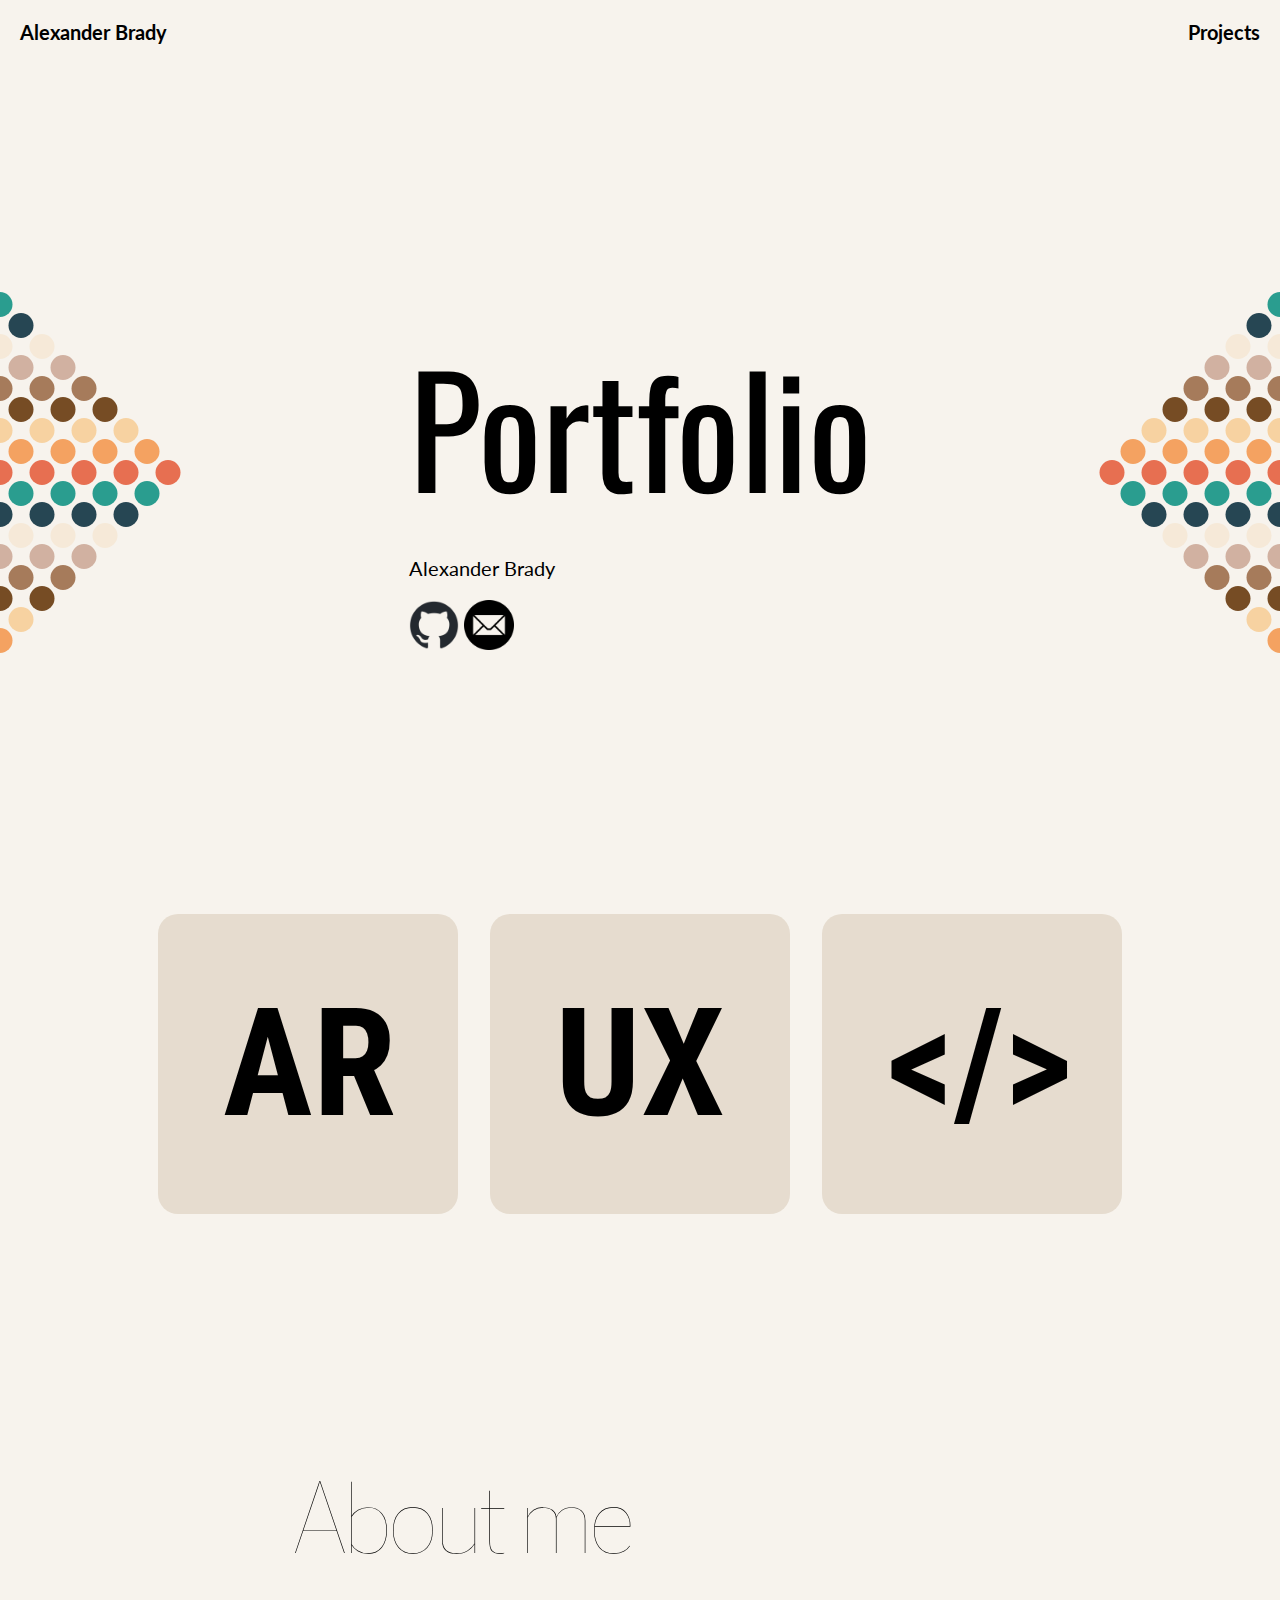
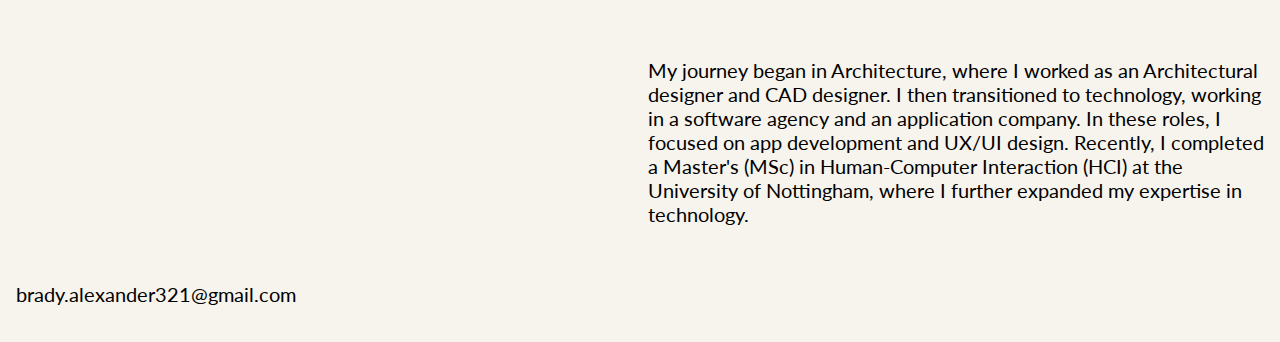
<file: index.html>
<html lang="en">
  <head>
    <!-- Google tag (gtag.js) -->
    <script
      async
      src="https://www.googletagmanager.com/gtag/js?id=G-9SJ7F3B4WH"
    ></script>
    <script>
      window.dataLayer = window.dataLayer || [];
      function gtag() {
        dataLayer.push(arguments);
      }
      gtag("js", new Date());

      gtag("config", "G-9SJ7F3B4WH");
    </script>
    <!-- Meta tags for character set and viewport -->
    <meta charset="UTF-8" />
    <meta name="viewport" content="width=device-width, initial-scale=1.0" />
    <meta
      name="description"
      content="Portfolio website for Alexander Brady showcasing projects and journey."
    />

    <!-- Title of the document -->
    <title>Alexander Brady Portfolio</title>

    <!-- Linking Google Fonts -->
    <link
      href="https://fonts.googleapis.com/css?family=Lato&display=swap"
      rel="stylesheet"
    />
    <link
      href="https://fonts.googleapis.com/css?family=Roboto&display=swap"
      rel="stylesheet"
    />
    <link
      href="https://fonts.googleapis.com/css?family=Roboto+Flex&display=swap"
      rel="stylesheet"
    />
    <link
      href="https://fonts.googleapis.com/css?family=Roboto+Condensed&display=swap"
      rel="stylesheet"
    />

    <link
      href="https://fonts.googleapis.com/css2?family=Oswald:wght@200..700&display=swap"
      rel="stylesheet"
    />

    <!-- Linking CSS file -->
    <link href="./css/main.css" rel="stylesheet" />
  </head>
  <body>
    <!-- Google Tag Manager (noscript) -->
    <noscript
      ><iframe
        src="https://www.googletagmanager.com/ns.html?id=GTM-WK5CBLXX"
        height="0"
        width="0"
        style="display: none; visibility: hidden"
      ></iframe
    ></noscript>
    <!-- End Google Tag Manager (noscript) -->
    <nav>
      <a href="./index.html" class="alex-button">
        <h3>Alexander Brady</h3>
      </a>
      <a href="./project.html" class="project-button">
        <h3>Projects</h3>
      </a>
    </nav>
    <!-- Main container for the content -->
    <main>
      <!-- Section title -->
      <div
        style="
          display: flex;
          padding-bottom: 4rem;
          width: 100%;
          height: 100vh;
          justify-content: center;
          align-items: center;
        "
      >
        <div style="display: flex; flex-direction: column">
          <h1 style="margin: 0; padding: 0">Portfolio</h1>
          <p>Alexander Brady</p>
          <div style="display: flex; gap: 5px">
            <a href="https://github.com/AlexanderBrady" target="_blank"
              ><img src="./images/v470_2.png" style="width: 50px"
            /></a>
            <a href="mailto:brady.alexander321@gmail.com"
              ><img src="./images/v470_4.png" style="width: 50px"
            /></a>
          </div>
        </div>
        <!-- Decorative or layout elements -->
        <!-- <img src="./images/v380_96.png" style="margin-block: auto" /> -->
        <div
          id="container"
          style="
            position: absolute;
            left: 0;
            transform: translateX(-50%);
            transform-origin: left;
          "
        >
          <div class="circles">
            <div class="circle"></div>
          </div>
          <div class="circles">
            <div class="circle"></div>
            <div class="circle"></div>
            <div class="circle"></div>
          </div>
          <div class="circles">
            <div class="circle"></div>
            <div class="circle"></div>
            <div class="circle"></div>
            <div class="circle"></div>
            <div class="circle"></div>
          </div>
          <div class="circles">
            <div class="circle"></div>
            <div class="circle"></div>
            <div class="circle"></div>
            <div class="circle"></div>
            <div class="circle"></div>
            <div class="circle"></div>
            <div class="circle"></div>
          </div>
          <div class="circles">
            <div class="circle"></div>
            <div class="circle"></div>
            <div class="circle"></div>
            <div class="circle"></div>
            <div class="circle"></div>
            <div class="circle"></div>
            <div class="circle"></div>
            <div class="circle"></div>
            <div class="circle"></div>
          </div>
          <div class="circles">
            <div class="circle"></div>
            <div class="circle"></div>
            <div class="circle"></div>
            <div class="circle"></div>
            <div class="circle"></div>
            <div class="circle"></div>
            <div class="circle"></div>
            <div class="circle"></div>
            <div class="circle"></div>
            <div class="circle"></div>
            <div class="circle"></div>
          </div>
          <div class="circles">
            <div class="circle"></div>
            <div class="circle"></div>
            <div class="circle"></div>
            <div class="circle"></div>
            <div class="circle"></div>
            <div class="circle"></div>
            <div class="circle"></div>
            <div class="circle"></div>
            <div class="circle"></div>
            <div class="circle"></div>
            <div class="circle"></div>
            <div class="circle"></div>
            <div class="circle"></div>
          </div>
          <div class="circles">
            <div class="circle"></div>
            <div class="circle"></div>
            <div class="circle"></div>
            <div class="circle"></div>
            <div class="circle"></div>
            <div class="circle"></div>
            <div class="circle"></div>
            <div class="circle"></div>
            <div class="circle"></div>
            <div class="circle"></div>
            <div class="circle"></div>
            <div class="circle"></div>
            <div class="circle"></div>
            <div class="circle"></div>
            <div class="circle"></div>
          </div>
          <div class="circles">
            <div class="circle"></div>
            <div class="circle"></div>
            <div class="circle"></div>
            <div class="circle"></div>
            <div class="circle"></div>
            <div class="circle"></div>
            <div class="circle"></div>
            <div class="circle"></div>
            <div class="circle"></div>
            <div class="circle"></div>
            <div class="circle"></div>
            <div class="circle"></div>
            <div class="circle"></div>
            <div class="circle"></div>
            <div class="circle"></div>
            <div class="circle"></div>
            <div class="circle"></div>
          </div>
          <div class="circles">
            <div class="circle"></div>
            <div class="circle"></div>
            <div class="circle"></div>
            <div class="circle"></div>
            <div class="circle"></div>
            <div class="circle"></div>
            <div class="circle"></div>
            <div class="circle"></div>
            <div class="circle"></div>
            <div class="circle"></div>
            <div class="circle"></div>
            <div class="circle"></div>
            <div class="circle"></div>
            <div class="circle"></div>
            <div class="circle"></div>
          </div>
          <div class="circles">
            <div class="circle"></div>
            <div class="circle"></div>
            <div class="circle"></div>
            <div class="circle"></div>
            <div class="circle"></div>
            <div class="circle"></div>
            <div class="circle"></div>
            <div class="circle"></div>
            <div class="circle"></div>
            <div class="circle"></div>
            <div class="circle"></div>
            <div class="circle"></div>
            <div class="circle"></div>
          </div>
          <div class="circles">
            <div class="circle"></div>
            <div class="circle"></div>
            <div class="circle"></div>
            <div class="circle"></div>
            <div class="circle"></div>
            <div class="circle"></div>
            <div class="circle"></div>
            <div class="circle"></div>
            <div class="circle"></div>
            <div class="circle"></div>
            <div class="circle"></div>
          </div>
          <div class="circles">
            <div class="circle"></div>
            <div class="circle"></div>
            <div class="circle"></div>
            <div class="circle"></div>
            <div class="circle"></div>
            <div class="circle"></div>
            <div class="circle"></div>
            <div class="circle"></div>
            <div class="circle"></div>
          </div>
          <div class="circles">
            <div class="circle"></div>
            <div class="circle"></div>
            <div class="circle"></div>
            <div class="circle"></div>
            <div class="circle"></div>
            <div class="circle"></div>
            <div class="circle"></div>
          </div>
          <div class="circles">
            <div class="circle"></div>
            <div class="circle"></div>
            <div class="circle"></div>
            <div class="circle"></div>
            <div class="circle"></div>
          </div>
          <div class="circles">
            <div class="circle"></div>
            <div class="circle"></div>
            <div class="circle"></div>
          </div>
          <div class="circles">
            <div class="circle"></div>
          </div>
        </div>
        <div
          id="container"
          style="
            position: absolute;
            right: 0;
            transform: translateX(50%);
            transform-origin: right;
          "
        >
          <div class="circles">
            <div class="circle"></div>
          </div>
          <div class="circles">
            <div class="circle"></div>
            <div class="circle"></div>
            <div class="circle"></div>
          </div>
          <div class="circles">
            <div class="circle"></div>
            <div class="circle"></div>
            <div class="circle"></div>
            <div class="circle"></div>
            <div class="circle"></div>
          </div>
          <div class="circles">
            <div class="circle"></div>
            <div class="circle"></div>
            <div class="circle"></div>
            <div class="circle"></div>
            <div class="circle"></div>
            <div class="circle"></div>
            <div class="circle"></div>
          </div>
          <div class="circles">
            <div class="circle"></div>
            <div class="circle"></div>
            <div class="circle"></div>
            <div class="circle"></div>
            <div class="circle"></div>
            <div class="circle"></div>
            <div class="circle"></div>
            <div class="circle"></div>
            <div class="circle"></div>
          </div>
          <div class="circles">
            <div class="circle"></div>
            <div class="circle"></div>
            <div class="circle"></div>
            <div class="circle"></div>
            <div class="circle"></div>
            <div class="circle"></div>
            <div class="circle"></div>
            <div class="circle"></div>
            <div class="circle"></div>
            <div class="circle"></div>
            <div class="circle"></div>
          </div>
          <div class="circles">
            <div class="circle"></div>
            <div class="circle"></div>
            <div class="circle"></div>
            <div class="circle"></div>
            <div class="circle"></div>
            <div class="circle"></div>
            <div class="circle"></div>
            <div class="circle"></div>
            <div class="circle"></div>
            <div class="circle"></div>
            <div class="circle"></div>
            <div class="circle"></div>
            <div class="circle"></div>
          </div>
          <div class="circles">
            <div class="circle"></div>
            <div class="circle"></div>
            <div class="circle"></div>
            <div class="circle"></div>
            <div class="circle"></div>
            <div class="circle"></div>
            <div class="circle"></div>
            <div class="circle"></div>
            <div class="circle"></div>
            <div class="circle"></div>
            <div class="circle"></div>
            <div class="circle"></div>
            <div class="circle"></div>
            <div class="circle"></div>
            <div class="circle"></div>
          </div>
          <div class="circles">
            <div class="circle"></div>
            <div class="circle"></div>
            <div class="circle"></div>
            <div class="circle"></div>
            <div class="circle"></div>
            <div class="circle"></div>
            <div class="circle"></div>
            <div class="circle"></div>
            <div class="circle"></div>
            <div class="circle"></div>
            <div class="circle"></div>
            <div class="circle"></div>
            <div class="circle"></div>
            <div class="circle"></div>
            <div class="circle"></div>
            <div class="circle"></div>
            <div class="circle"></div>
          </div>
          <div class="circles">
            <div class="circle"></div>
            <div class="circle"></div>
            <div class="circle"></div>
            <div class="circle"></div>
            <div class="circle"></div>
            <div class="circle"></div>
            <div class="circle"></div>
            <div class="circle"></div>
            <div class="circle"></div>
            <div class="circle"></div>
            <div class="circle"></div>
            <div class="circle"></div>
            <div class="circle"></div>
            <div class="circle"></div>
            <div class="circle"></div>
          </div>
          <div class="circles">
            <div class="circle"></div>
            <div class="circle"></div>
            <div class="circle"></div>
            <div class="circle"></div>
            <div class="circle"></div>
            <div class="circle"></div>
            <div class="circle"></div>
            <div class="circle"></div>
            <div class="circle"></div>
            <div class="circle"></div>
            <div class="circle"></div>
            <div class="circle"></div>
            <div class="circle"></div>
          </div>
          <div class="circles">
            <div class="circle"></div>
            <div class="circle"></div>
            <div class="circle"></div>
            <div class="circle"></div>
            <div class="circle"></div>
            <div class="circle"></div>
            <div class="circle"></div>
            <div class="circle"></div>
            <div class="circle"></div>
            <div class="circle"></div>
            <div class="circle"></div>
          </div>
          <div class="circles">
            <div class="circle"></div>
            <div class="circle"></div>
            <div class="circle"></div>
            <div class="circle"></div>
            <div class="circle"></div>
            <div class="circle"></div>
            <div class="circle"></div>
            <div class="circle"></div>
            <div class="circle"></div>
          </div>
          <div class="circles">
            <div class="circle"></div>
            <div class="circle"></div>
            <div class="circle"></div>
            <div class="circle"></div>
            <div class="circle"></div>
            <div class="circle"></div>
            <div class="circle"></div>
          </div>
          <div class="circles">
            <div class="circle"></div>
            <div class="circle"></div>
            <div class="circle"></div>
            <div class="circle"></div>
            <div class="circle"></div>
          </div>
          <div class="circles">
            <div class="circle"></div>
            <div class="circle"></div>
            <div class="circle"></div>
          </div>
          <div class="circles">
            <div class="circle"></div>
          </div>
        </div>
      </div>
      <!-- Project tags -->
      <div style="height: vh; display: flex; align-items: center">
        <div
          class="project-tag-container"
          style="
            width: 100%;
            height: fit-content;
            justify-content: center;
            display: flex;
            gap: 2rem;
            margin-top: -50px;
          "
        >
          <a
            href="./pollen.html"
            class="card"
            style="text-decoration: none; color: inherit"
          >
            <span class="card-item">AR</span>
          </a>
          <a
            href="./project.html"
            class="card"
            style="text-decoration: none; color: inherit"
          >
            <span class="card-item">UX</span>
          </a>
          <a
            href="https://github.com/AlexanderBrady"
            class="card"
            style="text-decoration: none; color: inherit"
            target="_blank"
          >
            <span class="card-item">&lt;/&gt</span>
          </a>
        </div>
      </div>

      <!-- About me section -->
      <div
        class="about-me-container"
        style="
          display: grid;
          grid-template-rows: 1fr 0.5fr;
          grid-template-columns: 1fr 1fr;
          gap: 1rem;
          justify-content: center;
          align-items: center;
          margin-top: 200px;
        "
      >
        <h2
          class="about-me-title"
          style="
            font-family: Roboto Flex;
            font-weight: 100;
            text-align: right;
            margin-bottom: 0;
            @media screen and (max-width: 600px) {
              text-align: center;
              grid-column: span 2;
            }
          "
        >
          About me
        </h2>
        <p id="filler"></p>
        <p id="filler"></p>
        <p
          class="about-me-description"
          style="
            display: flex;
            gap: 1rem;
            @media (min-width: 600px) {
              max-width: 40vw;
            }
          "
        >
          My journey began in Architecture, where I worked as an Architectural
          designer and CAD designer. I then transitioned to technology, working
          in a software agency and an application company. In these roles, I
          focused on app development and UX/UI design. Recently, I completed a
          Master's (MSc) in Human-Computer Interaction (HCI) at the University
          of Nottingham, where I further expanded my expertise in technology.
        </p>
      </div>
    </main>
    <footer
      style="background-color: rgb(247, 243, 237); width: full; padding: 1rem"
    >
      <p>brady.alexander321@gmail.com</p>
    </footer>
  </body>
</html>
</file>
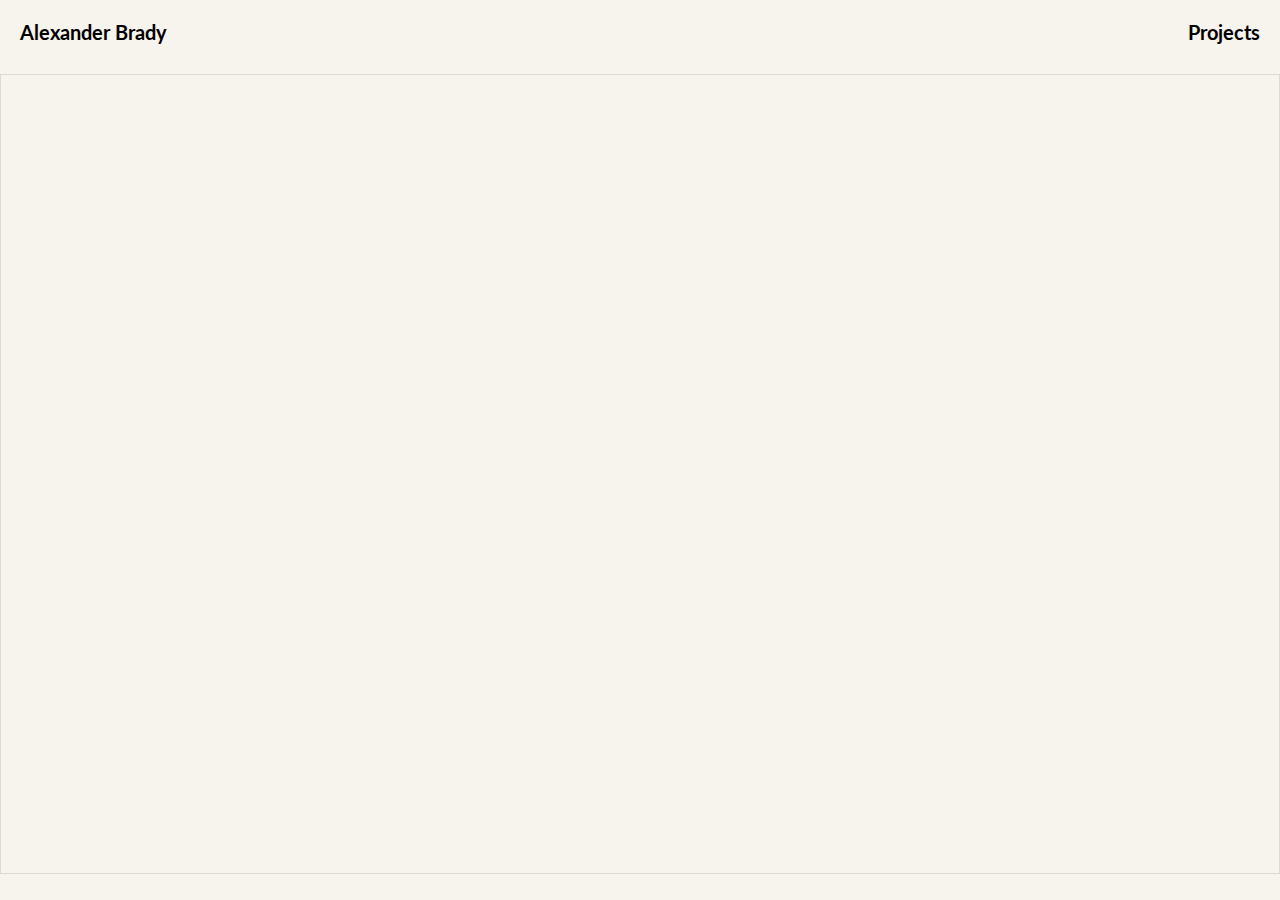
<file: autonav.html>
<html lang="en">
  <head>
    <!-- Google tag (gtag.js) -->
    <script
      async
      src="https://www.googletagmanager.com/gtag/js?id=G-9SJ7F3B4WH"
    ></script>
    <script>
      window.dataLayer = window.dataLayer || [];
      function gtag() {
        dataLayer.push(arguments);
      }
      gtag("js", new Date());

      gtag("config", "G-9SJ7F3B4WH");
    </script>
    <!-- Meta tags for character set and viewport -->
    <meta charset="UTF-8" />
    <meta name="viewport" content="width=device-width, initial-scale=1.0" />
    <meta
      name="description"
      content="Portfolio website for Alexander Brady showcasing projects and journey."
    />

    <!-- Title of the document -->
    <title>Alexander Brady Portfolio - Maples</title>

    <!-- Linking Google Fonts -->
    <link
      href="https://fonts.googleapis.com/css?family=Lato&display=swap"
      rel="stylesheet"
    />
    <link
      href="https://fonts.googleapis.com/css?family=Roboto&display=swap"
      rel="stylesheet"
    />
    <link
      href="https://fonts.googleapis.com/css?family=Roboto+Flex&display=swap"
      rel="stylesheet"
    />
    <link
      href="https://fonts.googleapis.com/css?family=Roboto+Condensed&display=swap"
      rel="stylesheet"
    />
    <link
      href="https://fonts.googleapis.com/css2?family=Oswald:wght@400&display=swap"
      rel="stylesheet"
    />

    <!-- Linking CSS file -->
    <link href="./css/main.css" rel="stylesheet" />
  </head>
  <body>
    <!-- Google Tag Manager (noscript) -->
    <noscript
      ><iframe
        src="https://www.googletagmanager.com/ns.html?id=GTM-WK5CBLXX"
        height="0"
        width="0"
        style="display: none; visibility: hidden"
      ></iframe
    ></noscript>
    <!-- End Google Tag Manager (noscript) -->
    <nav>
      <a href="./index.html" class="alex-button">
        <h3>Alexander Brady</h3>
      </a>
      <a href="./project.html" class="project-button">
        <h3>Projects</h3>
      </a>
    </nav>
    <!-- JavaScript for Back to Top Button -->
    <button id="backToTop" onclick="scrollToTop()">Back to Top</button>
    <script>
      // When the user scrolls down 20px from the top of the document, show the button
      window.onscroll = function () {
        scrollFunction();
      };

      function scrollFunction() {
        const backToTopButton = document.getElementById("backToTop");
        if (
          document.body.scrollTop > 50 ||
          document.documentElement.scrollTop > 50
        ) {
          backToTopButton.style.display = "block";
        } else {
          backToTopButton.style.display = "none";
        }
      }

      // When the user clicks on the button, scroll to the top of the document
      function scrollToTop() {
        document.body.scrollTop = 0; // For Safari
        document.documentElement.scrollTop = 0; // For Chrome, Firefox, IE, and Opera
      }
    </script>

    <!-- Embed PDF Report -->
    <div class="iframe-container" style="padding-top: 10px">
      <iframe
        src="https://drive.google.com/file/d/1ySEsuPZuY0rUNKSJFgou4zmx8s55GtKq/preview"
        width="800"
        height="600"
        style="border: 1px solid rgba(0, 0, 0, 0.1)"
      ></iframe>
    </div>
  </body>
</html>
</file>
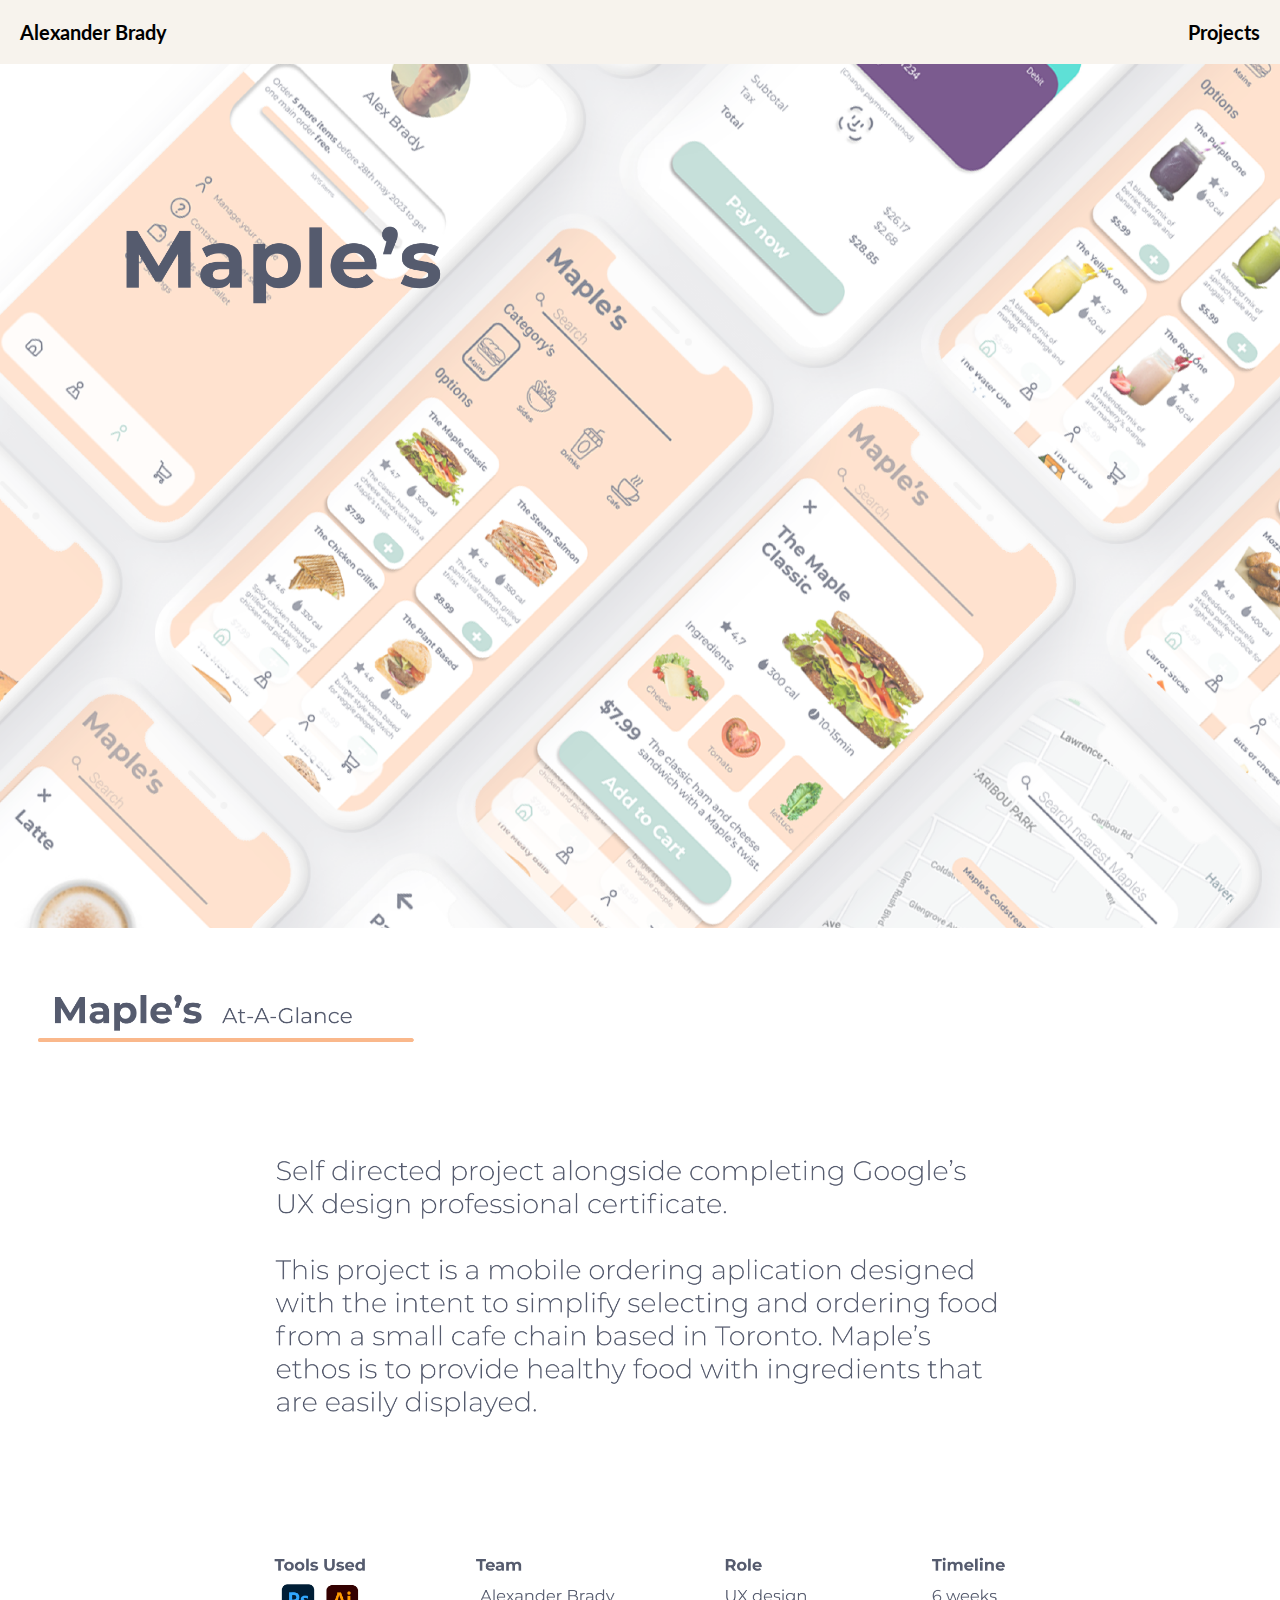
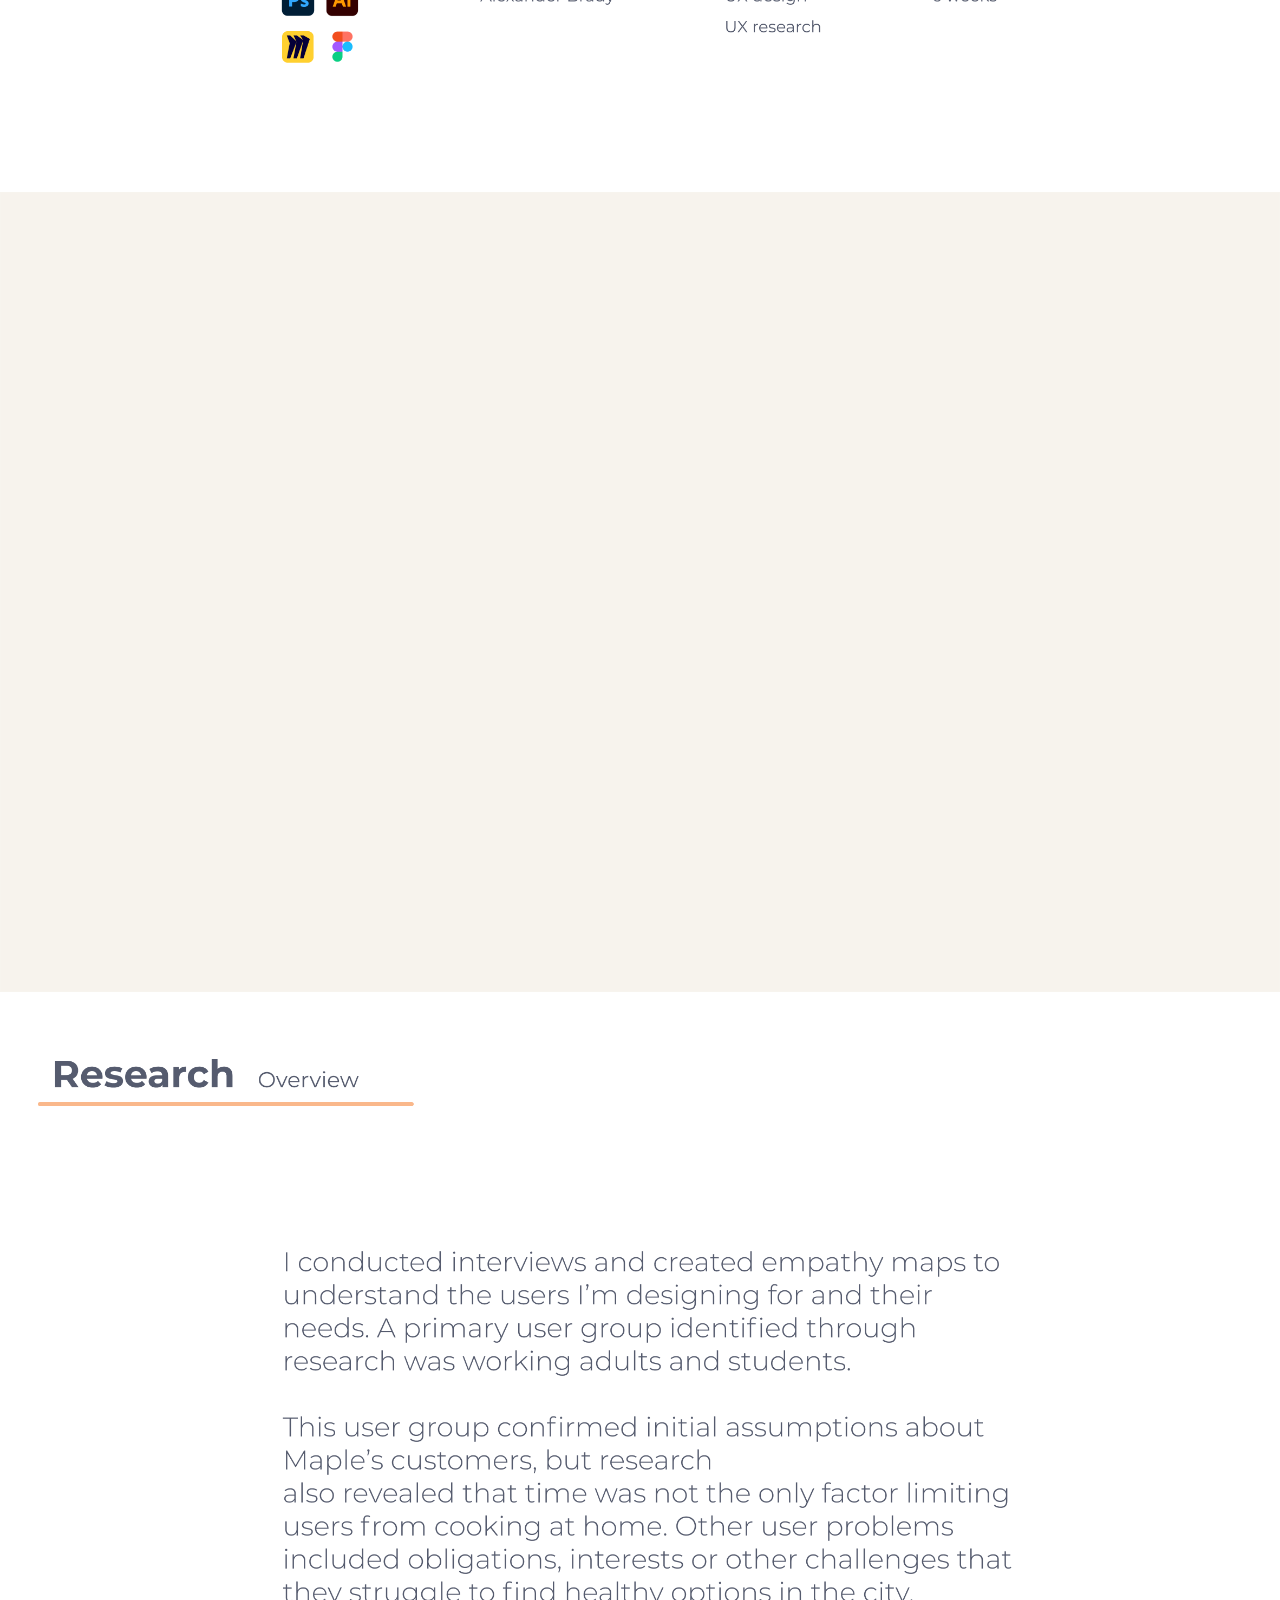
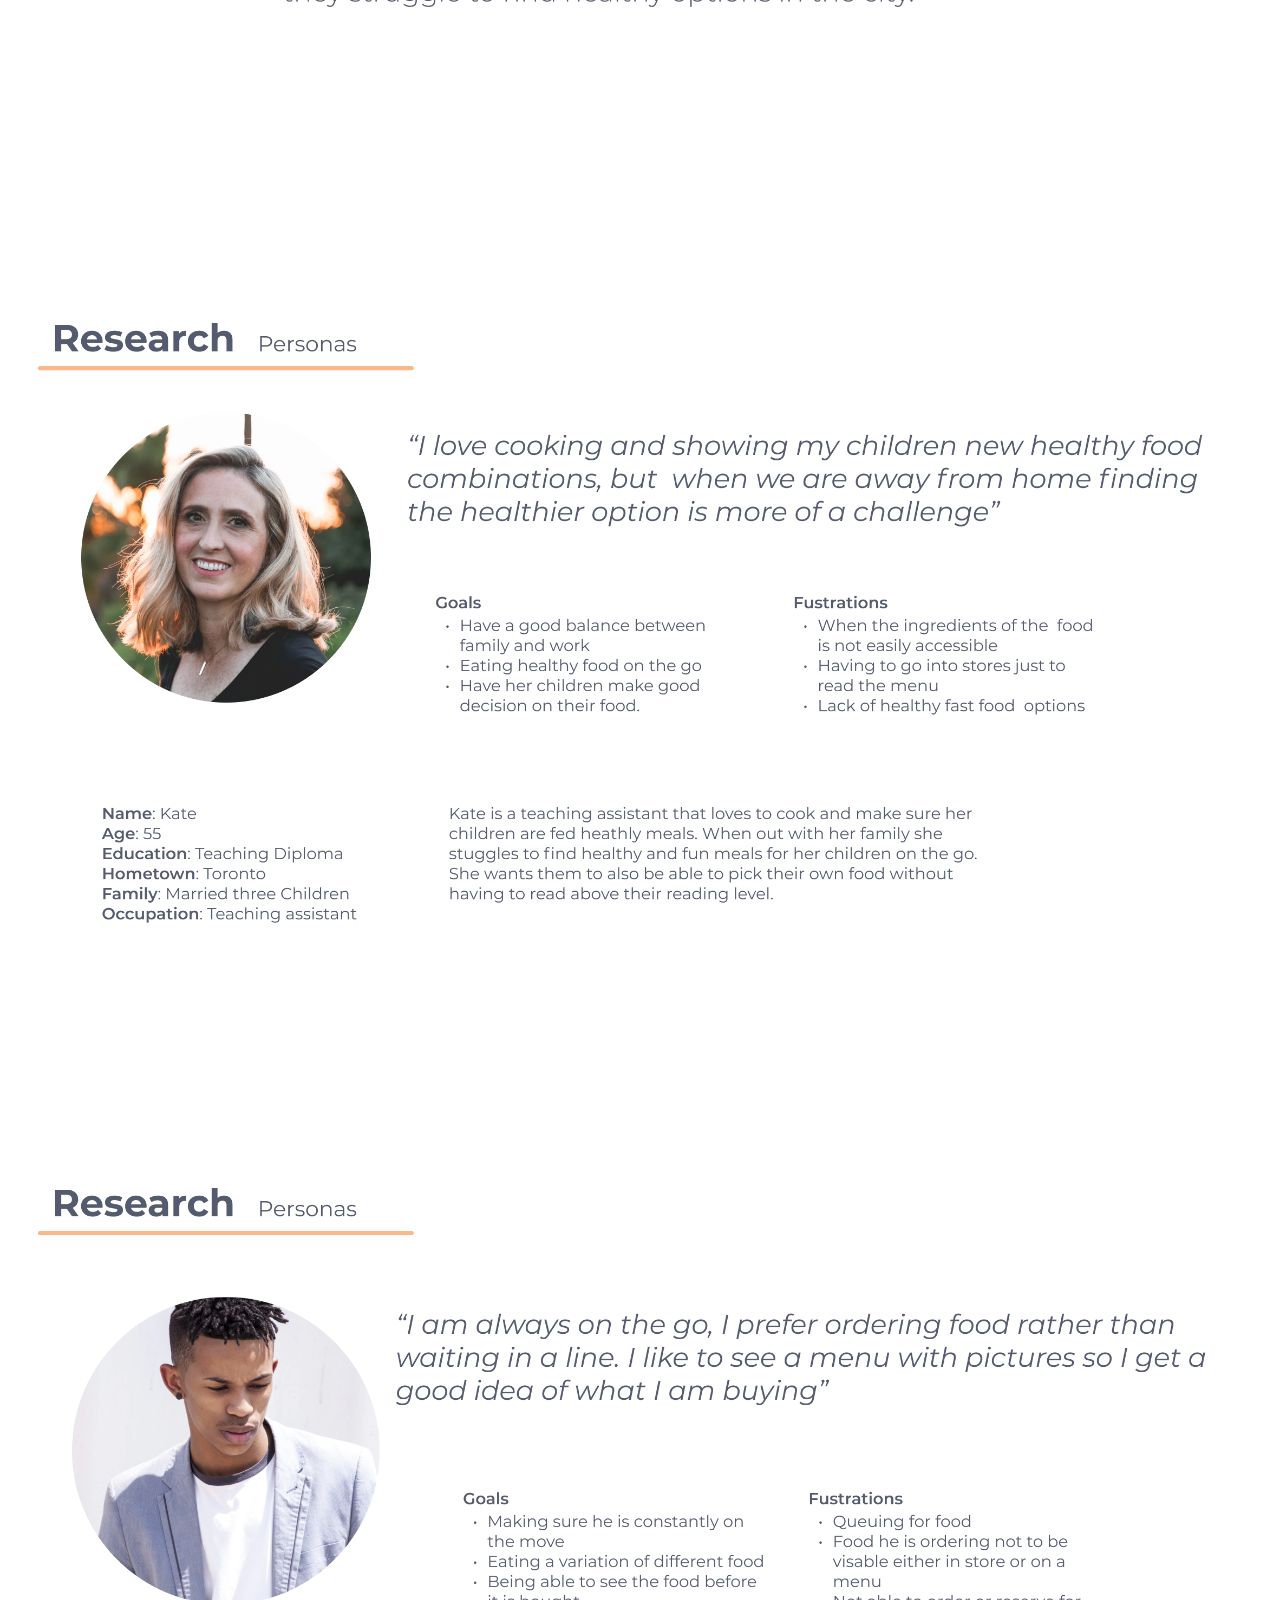
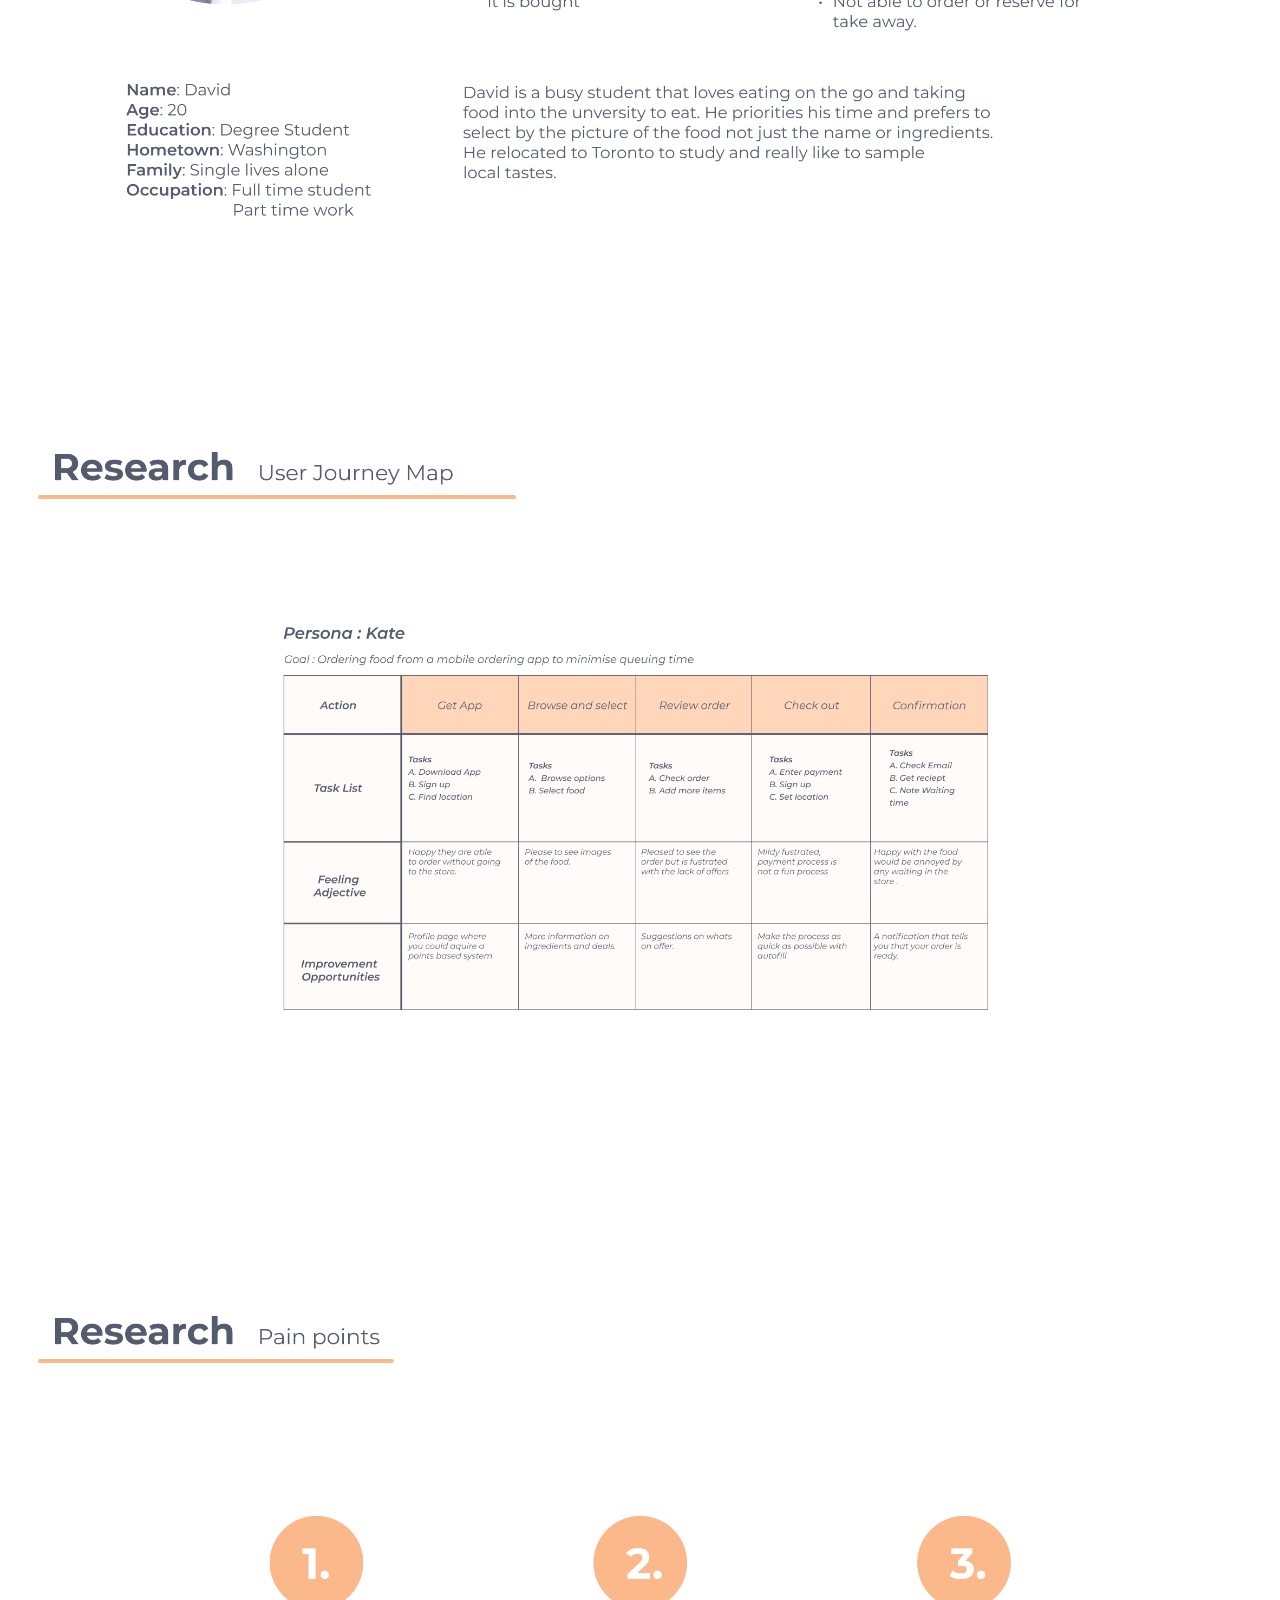
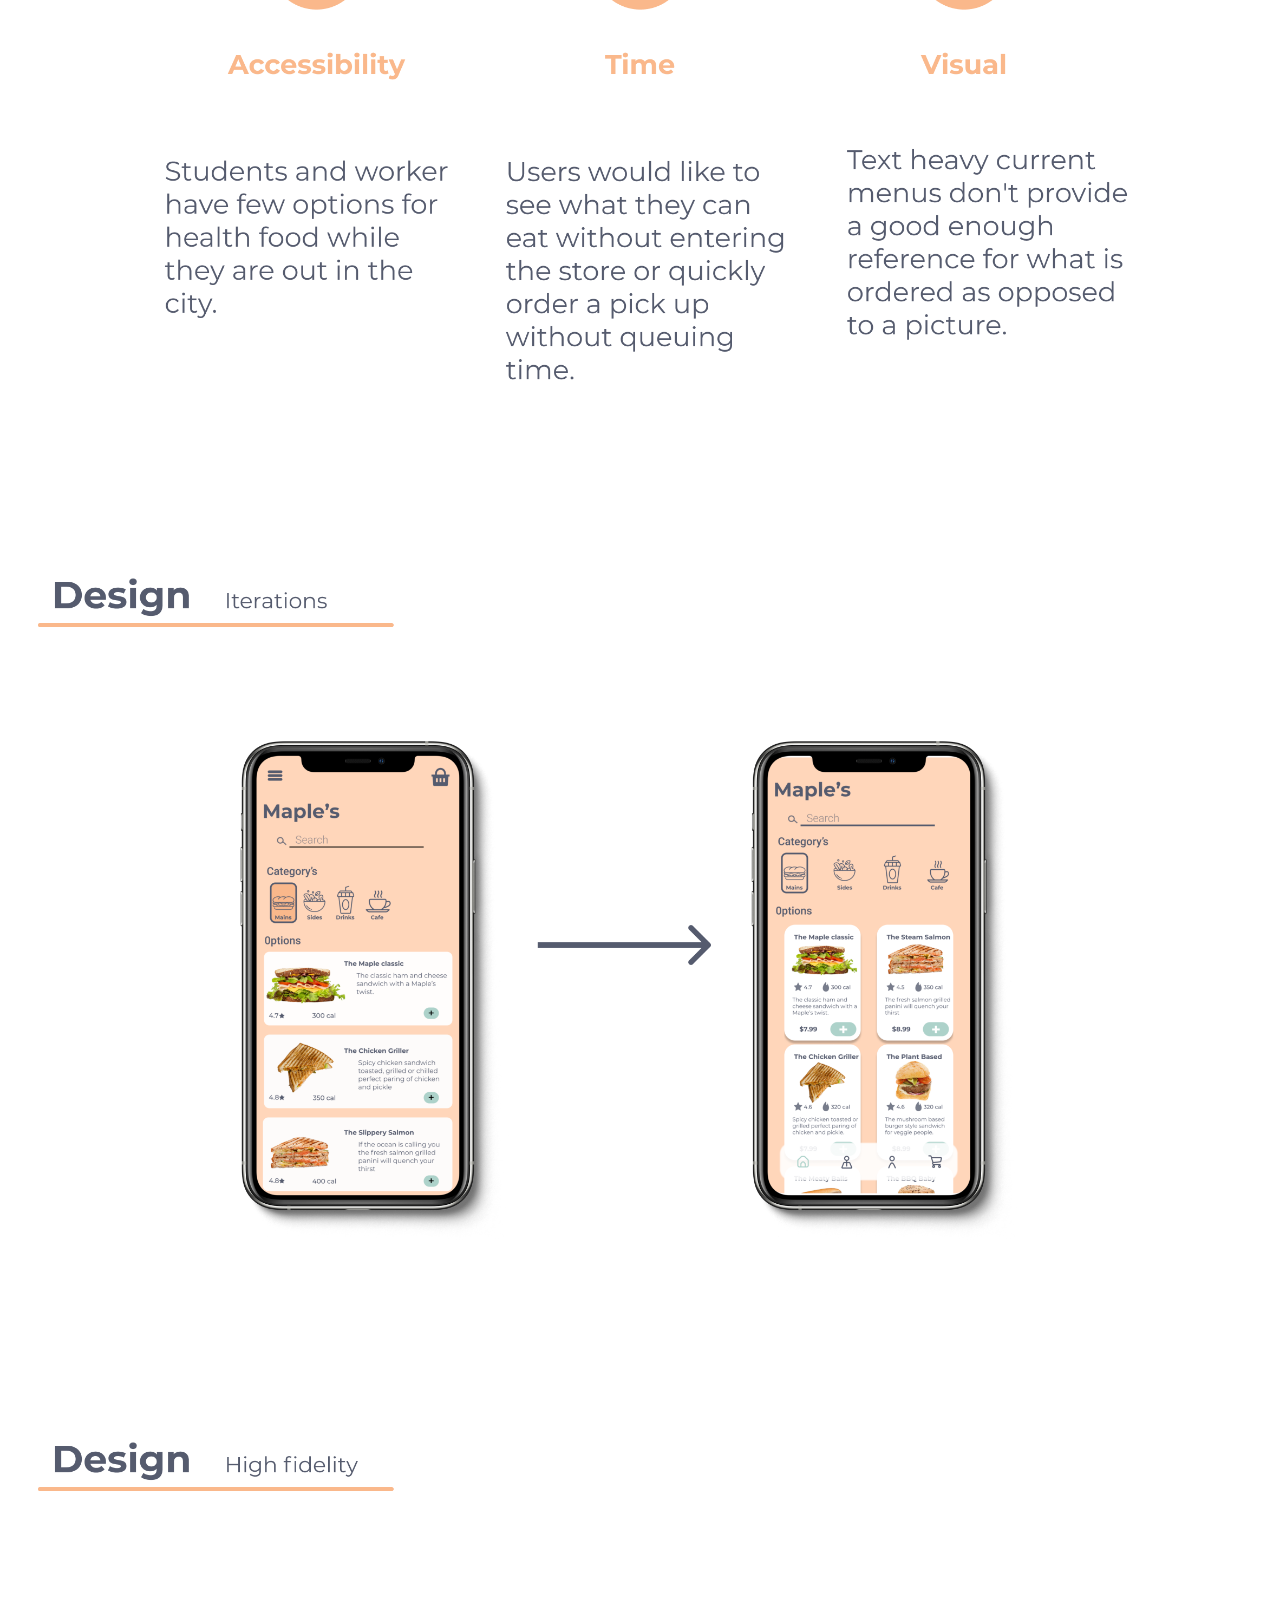
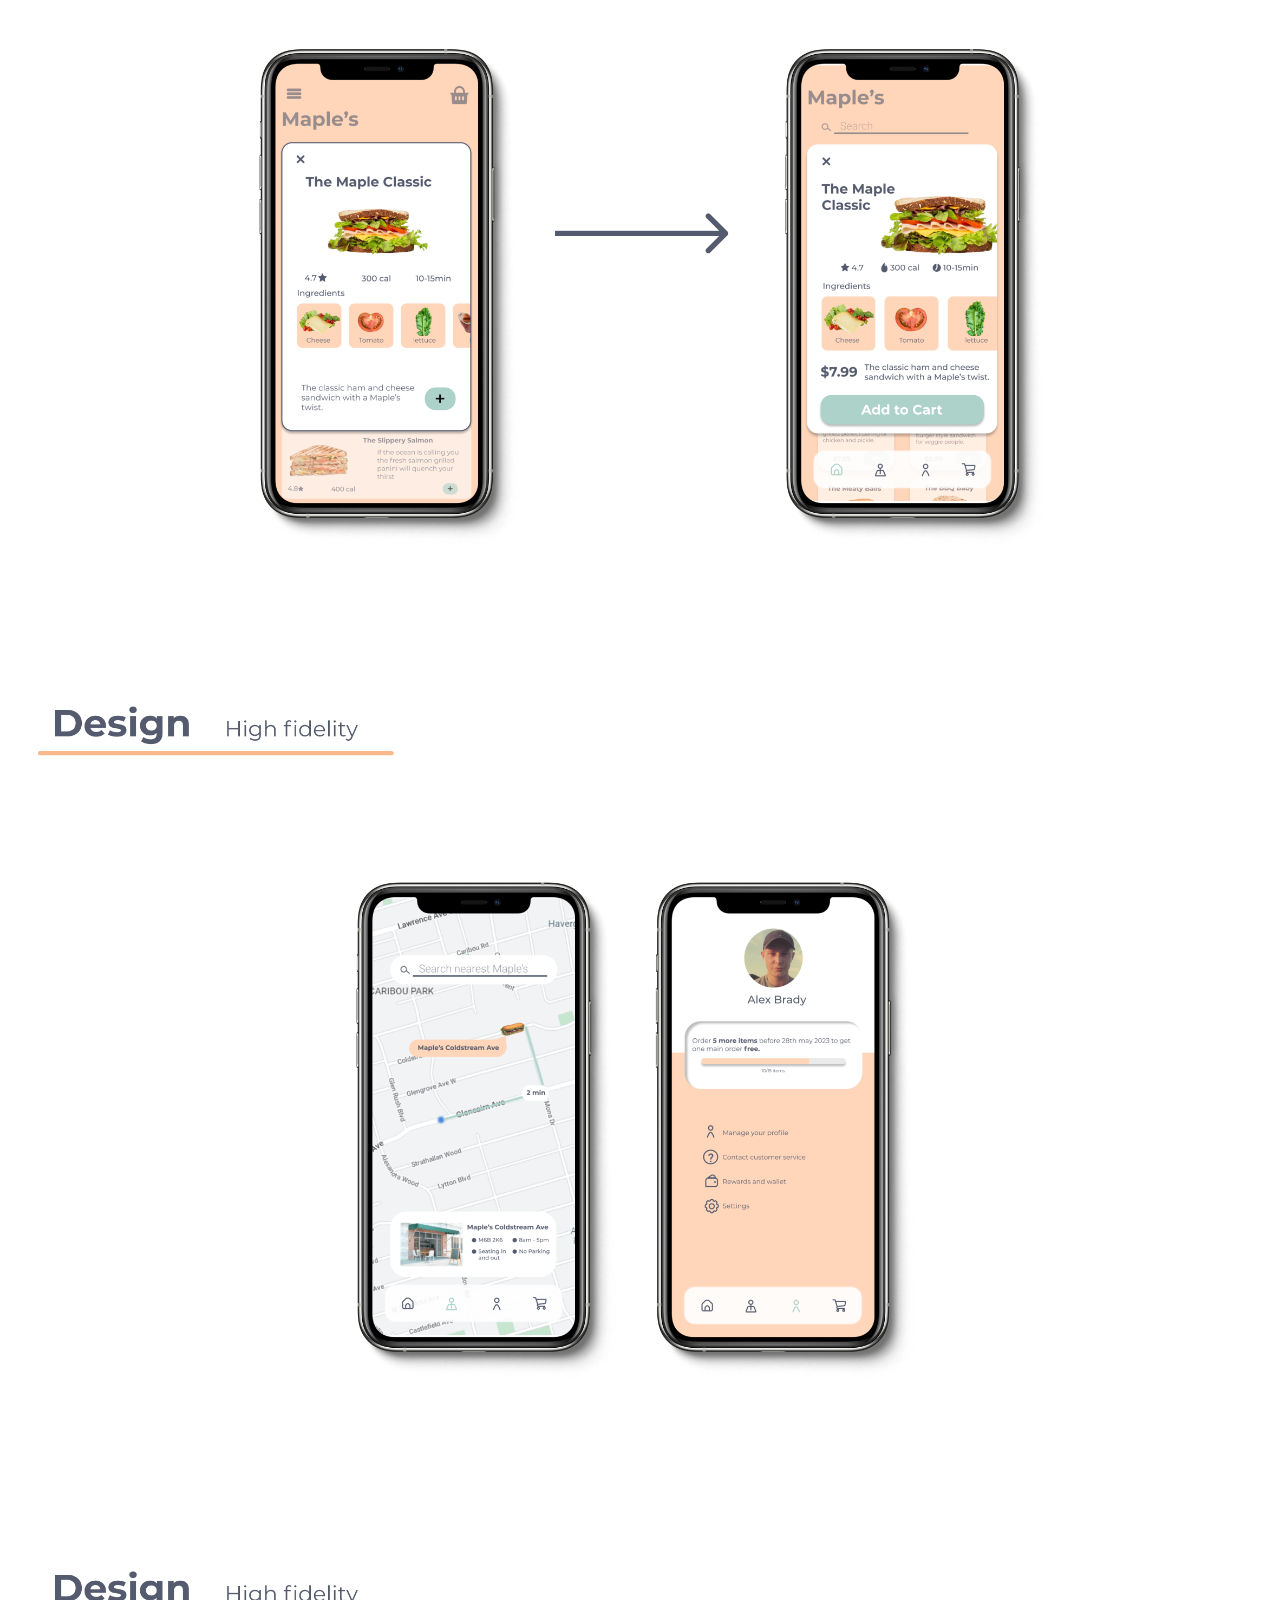
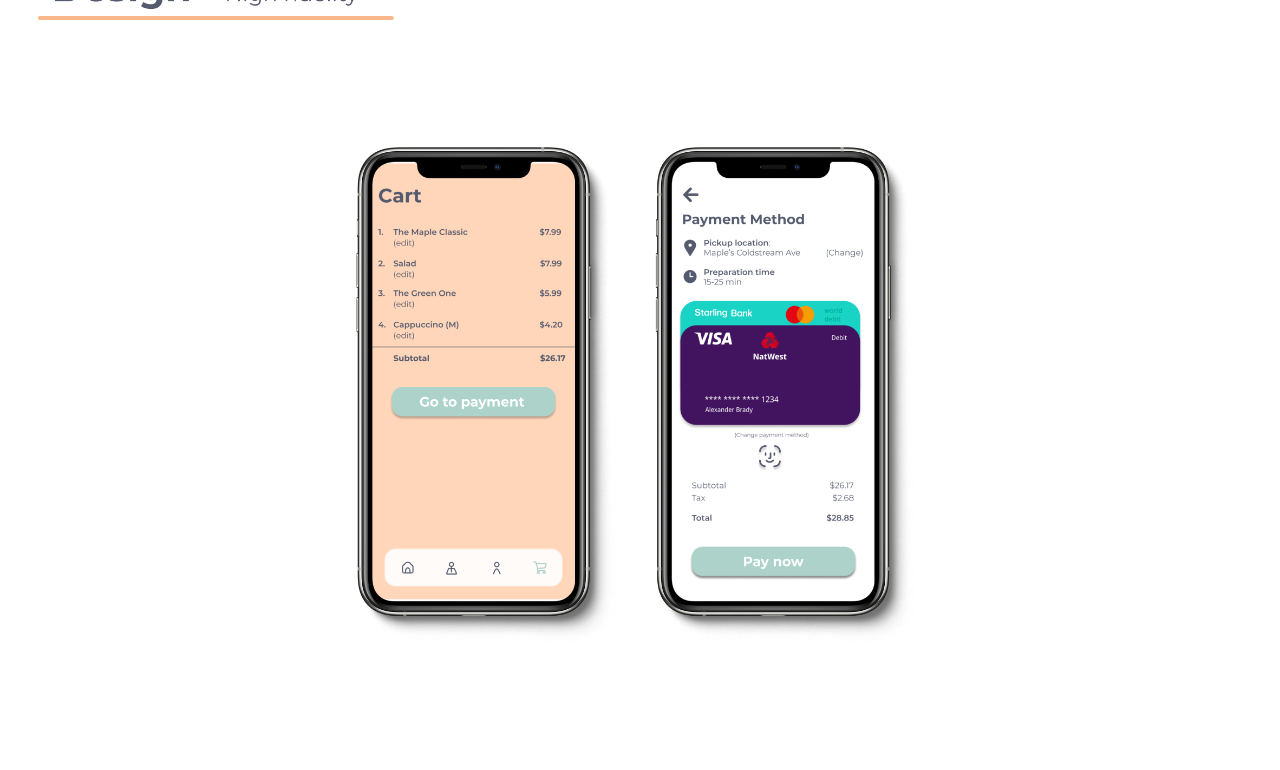
<file: maples.html>
<html lang="en">
  <head>
    <!-- Google tag (gtag.js) -->
    <script
      async
      src="https://www.googletagmanager.com/gtag/js?id=G-9SJ7F3B4WH"
    ></script>
    <script>
      window.dataLayer = window.dataLayer || [];
      function gtag() {
        dataLayer.push(arguments);
      }
      gtag("js", new Date());

      gtag("config", "G-9SJ7F3B4WH");
    </script>
    <!-- Meta tags for character set and viewport -->
    <meta charset="UTF-8" />
    <meta name="viewport" content="width=device-width, initial-scale=1.0" />
    <meta
      name="description"
      content="Portfolio website for Alexander Brady showcasing projects and journey."
    />

    <!-- Title of the document -->
    <title>Alexander Brady Portfolio - Maples</title>

    <!-- Linking Google Fonts -->
    <link
      href="https://fonts.googleapis.com/css?family=Lato&display=swap"
      rel="stylesheet"
    />
    <link
      href="https://fonts.googleapis.com/css?family=Roboto&display=swap"
      rel="stylesheet"
    />
    <link
      href="https://fonts.googleapis.com/css?family=Roboto+Flex&display=swap"
      rel="stylesheet"
    />
    <link
      href="https://fonts.googleapis.com/css?family=Roboto+Condensed&display=swap"
      rel="stylesheet"
    />
    <link
      href="https://fonts.googleapis.com/css2?family=Oswald:wght@400&display=swap"
      rel="stylesheet"
    />

    <!-- Linking CSS file -->
    <link href="./css/main.css" rel="stylesheet" />
  </head>
  <body>
    <!-- Google Tag Manager (noscript) -->
    <noscript
      ><iframe
        src="https://www.googletagmanager.com/ns.html?id=GTM-WK5CBLXX"
        height="0"
        width="0"
        style="display: none; visibility: hidden"
      ></iframe
    ></noscript>
    <!-- End Google Tag Manager (noscript) -->
    <nav>
      <a href="./index.html" class="alex-button">
        <h3>Alexander Brady</h3>
      </a>
      <a href="./project.html" class="project-button">
        <h3>Projects</h3>
      </a>
    </nav>
    <main></main>
    <img src="./images/maplestitle.png" class="img1" />
    <img src="./images/maples2.png" class="img1" />
    <div class="iframe-container">
      <iframe
        width="100%"
        height="450"
        src="https://www.figma.com/embed?embed_host=share&url=https%3A%2F%2Fwww.figma.com%2Fproto%2FGRTRJBM1Owre0LQXyJ0WmH%2FMaple's%3Fpage-id%3D807%253A161%26node-id%3D807-2847%26viewport%3D642%252C319%252C0.04%26t%3DCUi4s4XnqB5qoVtB-1%26scaling%3Dscale-down%26starting-point-node-id%3D807%253A230%26show-proto-sidebar%3D1"
        allowfullscreen
      ></iframe>
    </div>
    <img src="./images/maples3.png" class="img1" />
    <img src="./images/maples4.png" class="img1" />
    <img src="./images/maples5.png" class="img1" />
    <img src="./images/maples6.png" class="img1" />
    <img src="./images/maples7.png" class="img1" />
    <img src="./images/maples8.png" class="img1" />
    <img src="./images/maples9.png" class="img1" />
    <img src="./images/maples10.png" class="img1" />
    <img src="./images/maples11.png" class="img1" />

    <!-- JavaScript for Back to Top Button -->
    <button id="backToTop" onclick="scrollToTop()">Back to Top</button>
    <script>
      // When the user scrolls down 20px from the top of the document, show the button
      window.onscroll = function () {
        scrollFunction();
      };

      function scrollFunction() {
        const backToTopButton = document.getElementById("backToTop");
        if (
          document.body.scrollTop > 50 ||
          document.documentElement.scrollTop > 50
        ) {
          backToTopButton.style.display = "block";
        } else {
          backToTopButton.style.display = "none";
        }
      }

      // When the user clicks on the button, scroll to the top of the document
      function scrollToTop() {
        document.body.scrollTop = 0; // For Safari
        document.documentElement.scrollTop = 0; // For Chrome, Firefox, IE, and Opera
      }
    </script>
  </body>
</html>
</file>
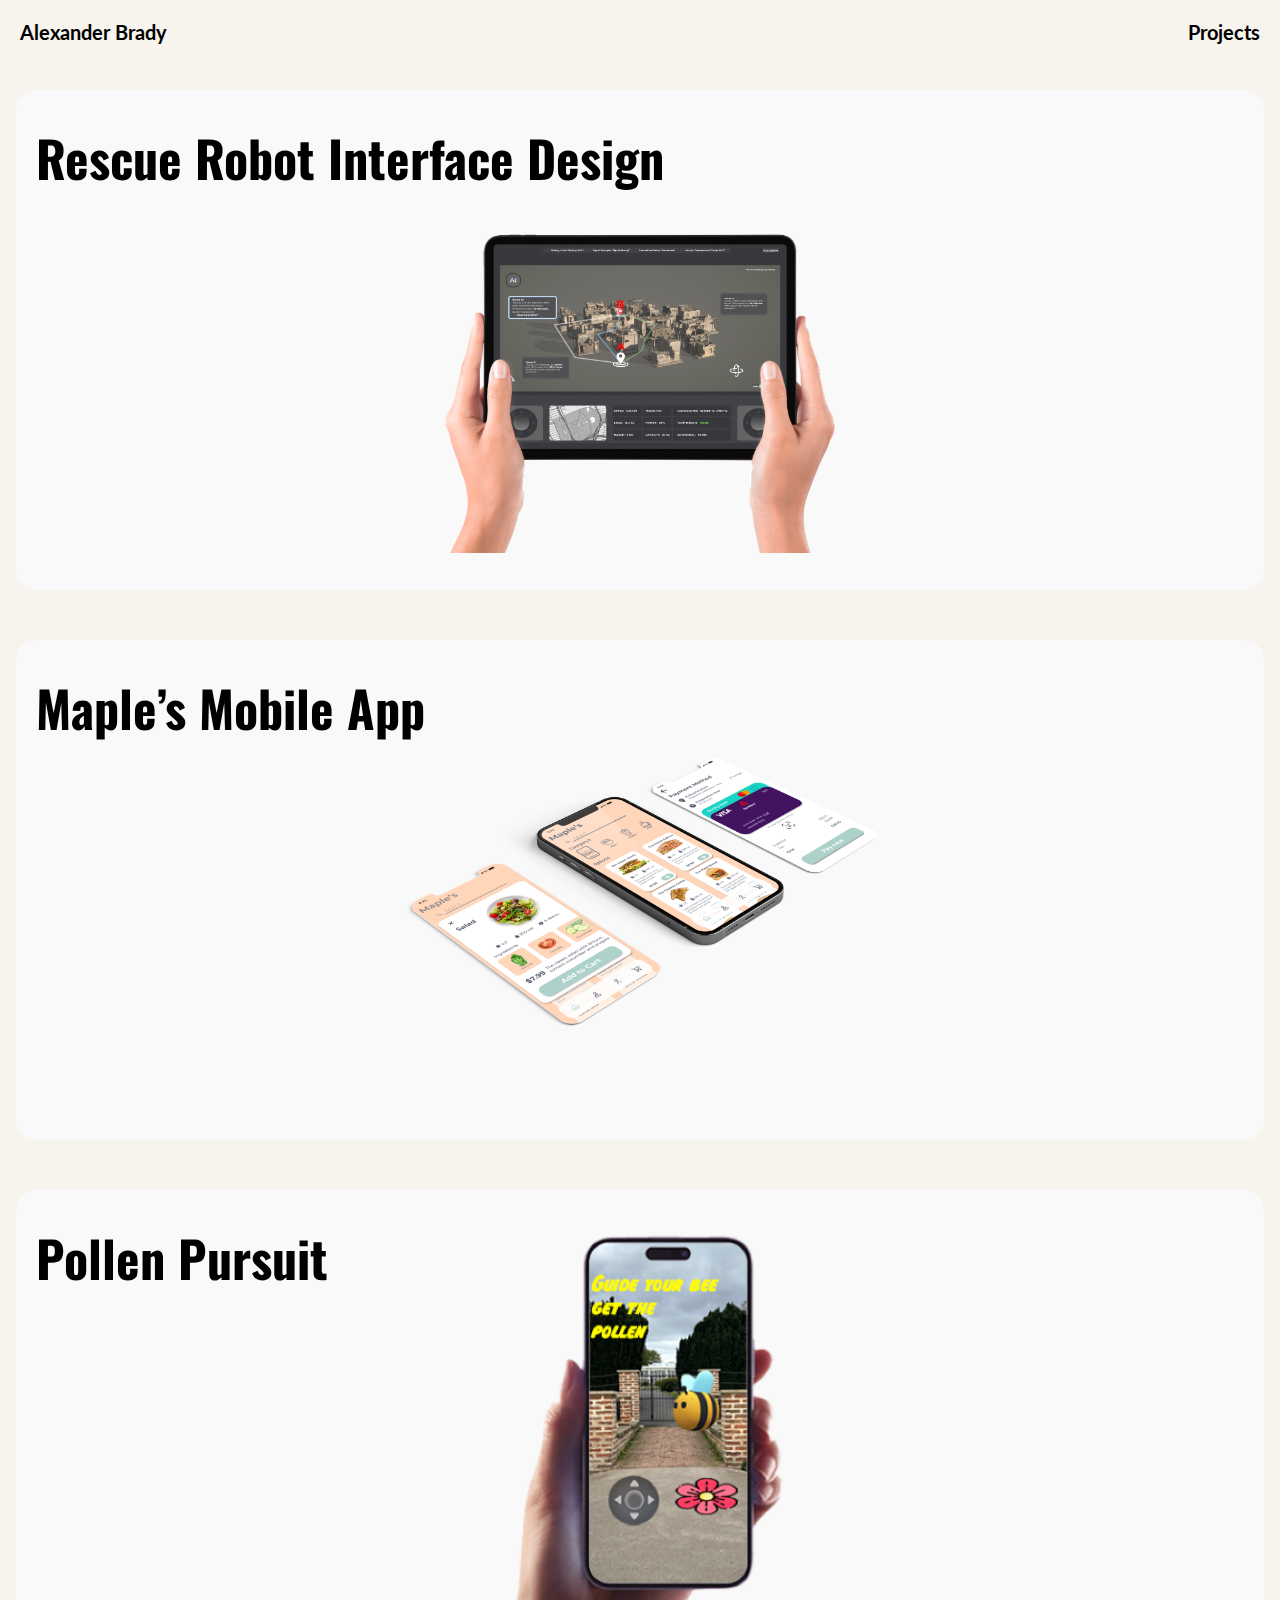
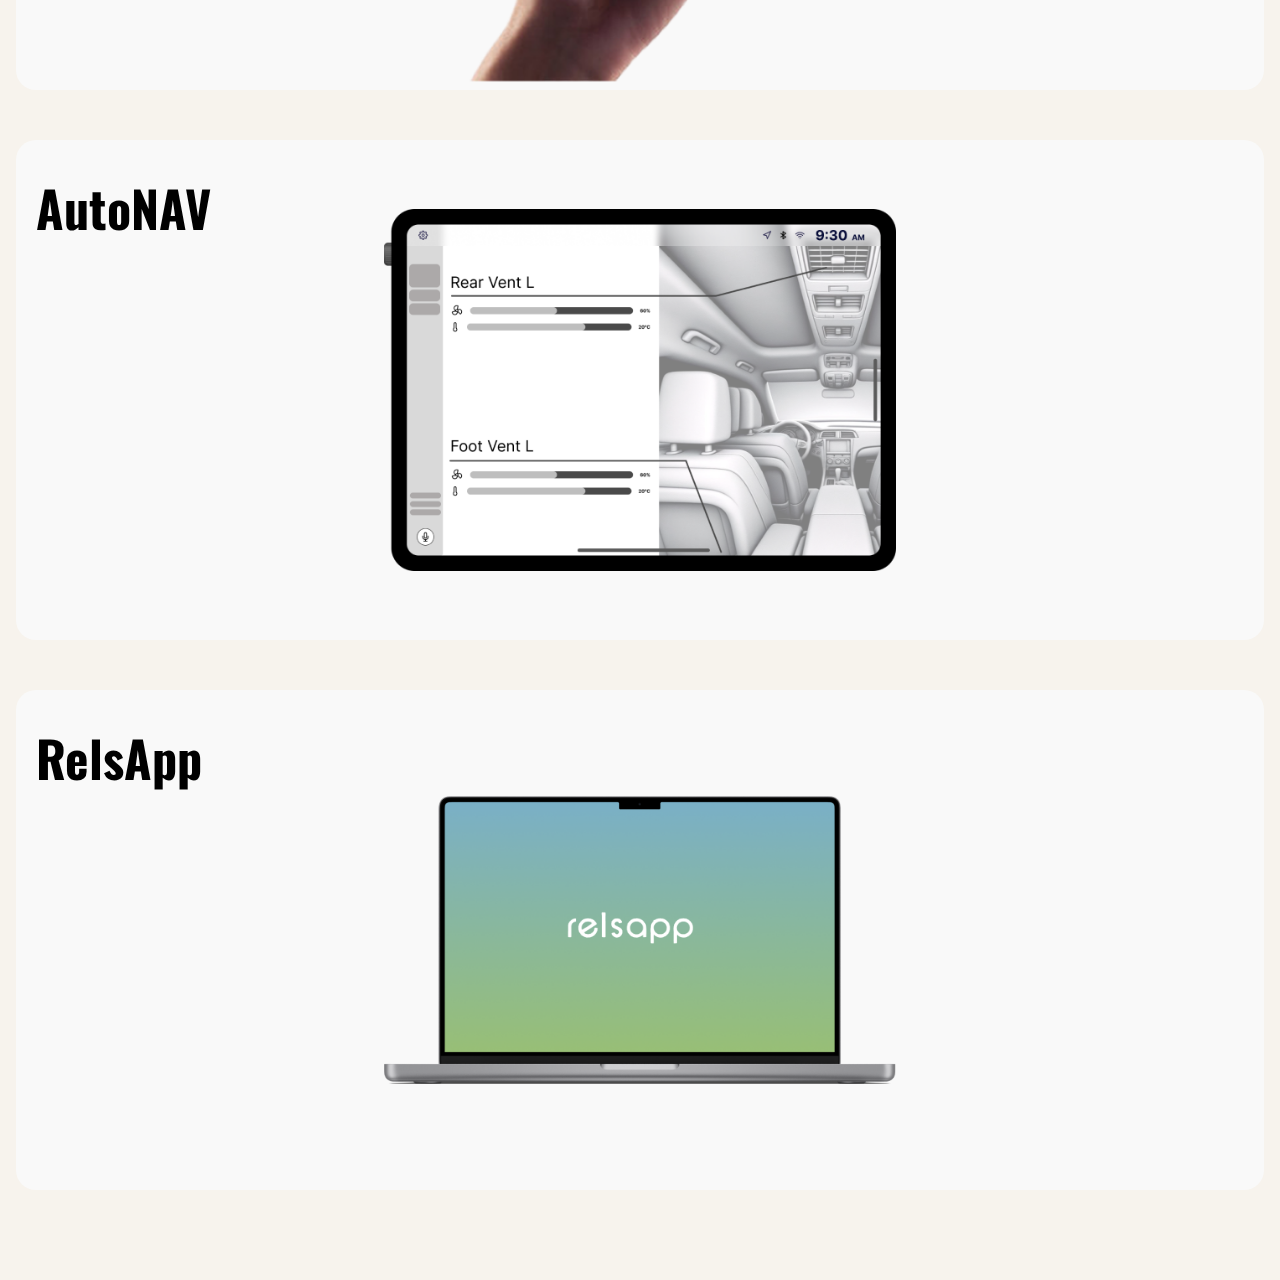
<file: project.html>
<!DOCTYPE html>
<html lang="en">
  <head>
    <!-- Google tag (gtag.js) -->
    <script
      async
      src="https://www.googletagmanager.com/gtag/js?id=G-9SJ7F3B4WH"
    ></script>
    <script>
      window.dataLayer = window.dataLayer || [];
      function gtag() {
        dataLayer.push(arguments);
      }
      gtag("js", new Date());

      gtag("config", "G-9SJ7F3B4WH");
    </script>
    <!-- Meta tags for character set and viewport -->
    <meta charset="UTF-8" />
    <meta name="viewport" content="width=device-width, initial-scale=1.0" />
    <meta
      name="description"
      content="Portfolio website for Alexander Brady showcasing projects and journey."
    />

    <!-- Title of the document -->
    <title>Alexander Brady Portfolio - Projects</title>

    <!-- Linking Google Fonts -->
    <link
      href="https://fonts.googleapis.com/css?family=Lato&display=swap"
      rel="stylesheet"
    />
    <link
      href="https://fonts.googleapis.com/css?family=Roboto&display=swap"
      rel="stylesheet"
    />
    <link
      href="https://fonts.googleapis.com/css?family=Roboto+Flex&display=swap"
      rel="stylesheet"
    />
    <link
      href="https://fonts.googleapis.com/css?family=Roboto+Condensed&display=swap"
      rel="stylesheet"
    />
    <link
      href="https://fonts.googleapis.com/css2?family=Oswald:wght@200..700&display=swap"
      rel="stylesheet"
    />

    <!-- Linking CSS file -->
    <link href="./css/main.css" rel="stylesheet" />
  </head>
  <body>
    <!-- Google Tag Manager (noscript) -->
    <noscript
      ><iframe
        src="https://www.googletagmanager.com/ns.html?id=GTM-WK5CBLXX"
        height="0"
        width="0"
        style="display: none; visibility: hidden"
      ></iframe
    ></noscript>
    <!-- End Google Tag Manager (noscript) -->
    <nav style="position: fixed; display: flex; width: 100vw; z-index: 999">
      <a href="./index.html" class="alex-button">
        <h3>Alexander Brady</h3>
      </a>
      <a href="./project.html" class="project-button">
        <h3>Projects</h3>
      </a>
    </nav>
    <main>
      <section class="projects-section">
        <a href="rescue.html" class="project-card card-5">
          <h2>Rescue Robot Interface Design</h2>
          <img src="./images/rescue.png" />
        </a>
        <a href="maples.html" class="project-card card-2">
          <h2>Maple’s Mobile App</h2>
          <img src="./images/screens 1.png" />
        </a>
        <a href="pollen.html" class="project-card card-1">
          <h2>Pollen Pursuit</h2>
          <img src="./images/v380_96.png" />
        </a>
        <a href="autonav.html" class="project-card card-3">
          <h2>AutoNAV</h2>
          <img src="./images/VentsControl.png" />
        </a>
        <a href="rels.html" class="project-card card-4">
          <h2>RelsApp</h2>
          <img src="./images/Group 1.png" />
        </a>
      </section>
    </main>
  </body>
</html>
</file>
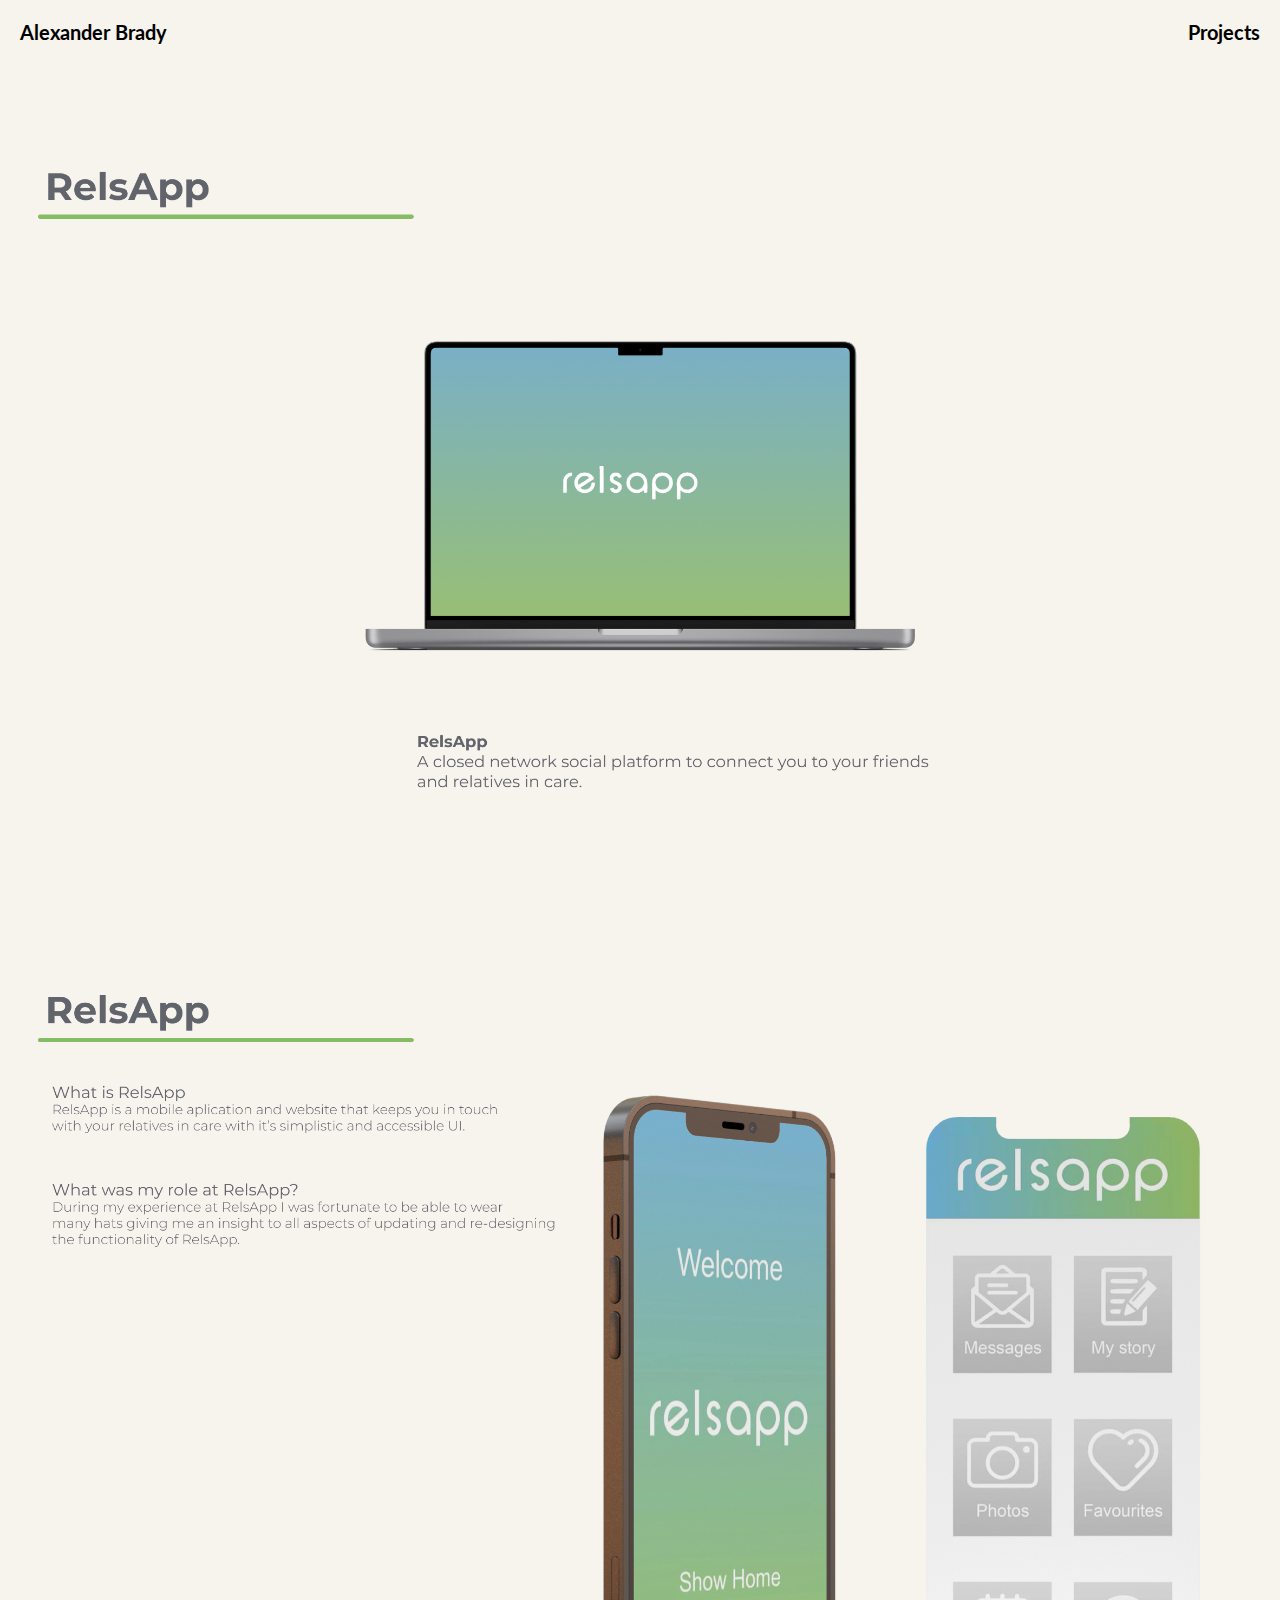
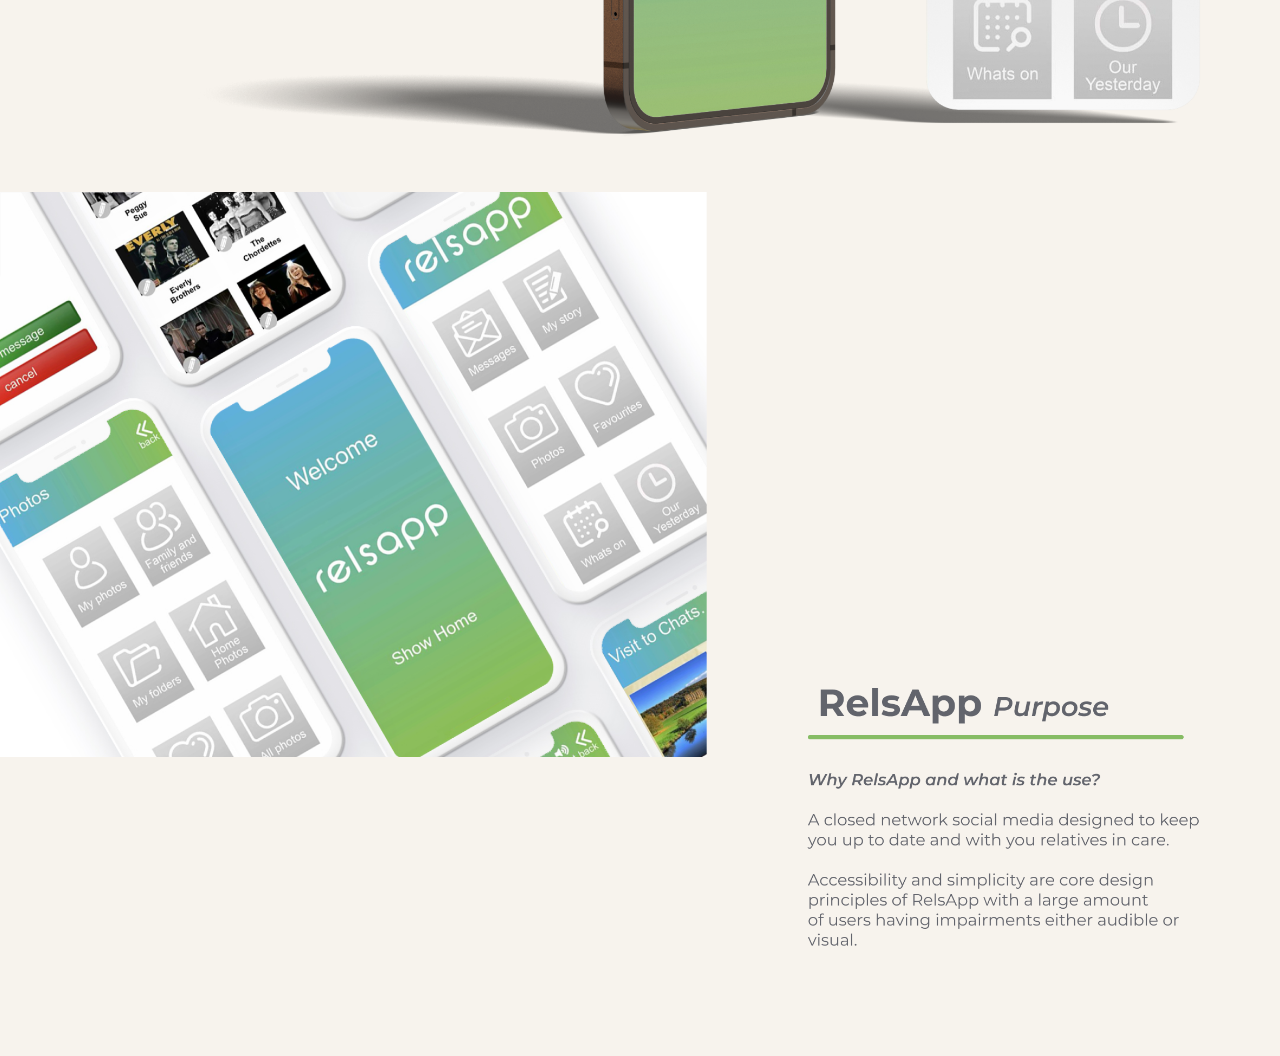
<file: rels.html>
<html lang="en">
  <head>
    <!-- Google tag (gtag.js) -->
    <script
      async
      src="https://www.googletagmanager.com/gtag/js?id=G-9SJ7F3B4WH"
    ></script>
    <script>
      window.dataLayer = window.dataLayer || [];
      function gtag() {
        dataLayer.push(arguments);
      }
      gtag("js", new Date());

      gtag("config", "G-9SJ7F3B4WH");
    </script>
    <!-- Meta tags for character set and viewport -->
    <meta charset="UTF-8" />
    <meta name="viewport" content="width=device-width, initial-scale=1.0" />
    <meta
      name="description"
      content="Portfolio website for Alexander Brady showcasing projects and journey."
    />

    <!-- Title of the document -->
    <title>Alexander Brady Portfolio - Maples</title>

    <!-- Linking Google Fonts -->
    <link
      href="https://fonts.googleapis.com/css?family=Lato&display=swap"
      rel="stylesheet"
    />
    <link
      href="https://fonts.googleapis.com/css?family=Roboto&display=swap"
      rel="stylesheet"
    />
    <link
      href="https://fonts.googleapis.com/css?family=Roboto+Flex&display=swap"
      rel="stylesheet"
    />
    <link
      href="https://fonts.googleapis.com/css?family=Roboto+Condensed&display=swap"
      rel="stylesheet"
    />
    <link
      href="https://fonts.googleapis.com/css2?family=Oswald:wght@400&display=swap"
      rel="stylesheet"
    />

    <!-- Linking CSS file -->
    <link href="./css/main.css" rel="stylesheet" />
  </head>
  <body>
    <!-- Google Tag Manager (noscript) -->
    <noscript
      ><iframe
        src="https://www.googletagmanager.com/ns.html?id=GTM-WK5CBLXX"
        height="0"
        width="0"
        style="display: none; visibility: hidden"
      ></iframe
    ></noscript>
    <!-- End Google Tag Manager (noscript) -->
    <nav>
      <a href="./index.html" class="alex-button">
        <h3>Alexander Brady</h3>
      </a>
      <a href="./project.html" class="project-button">
        <h3>Projects</h3>
      </a>
    </nav>
    <!-- JavaScript for Back to Top Button -->
    <button id="backToTop" onclick="scrollToTop()">Back to Top</button>
    <script>
      // When the user scrolls down 20px from the top of the document, show the button
      window.onscroll = function () {
        scrollFunction();
      };

      function scrollFunction() {
        const backToTopButton = document.getElementById("backToTop");
        if (
          document.body.scrollTop > 50 ||
          document.documentElement.scrollTop > 50
        ) {
          backToTopButton.style.display = "block";
        } else {
          backToTopButton.style.display = "none";
        }
      }

      // When the user clicks on the button, scroll to the top of the document
      function scrollToTop() {
        document.body.scrollTop = 0; // For Safari
        document.documentElement.scrollTop = 0; // For Chrome, Firefox, IE, and Opera
      }
    </script>
    <img src="./images/rels1.png" class="img1" />
    <img src="./images/rels2.png" class="img1" />
    <img src="./images/rels3.png" class="img1" />
  </body>
</html>
</file>
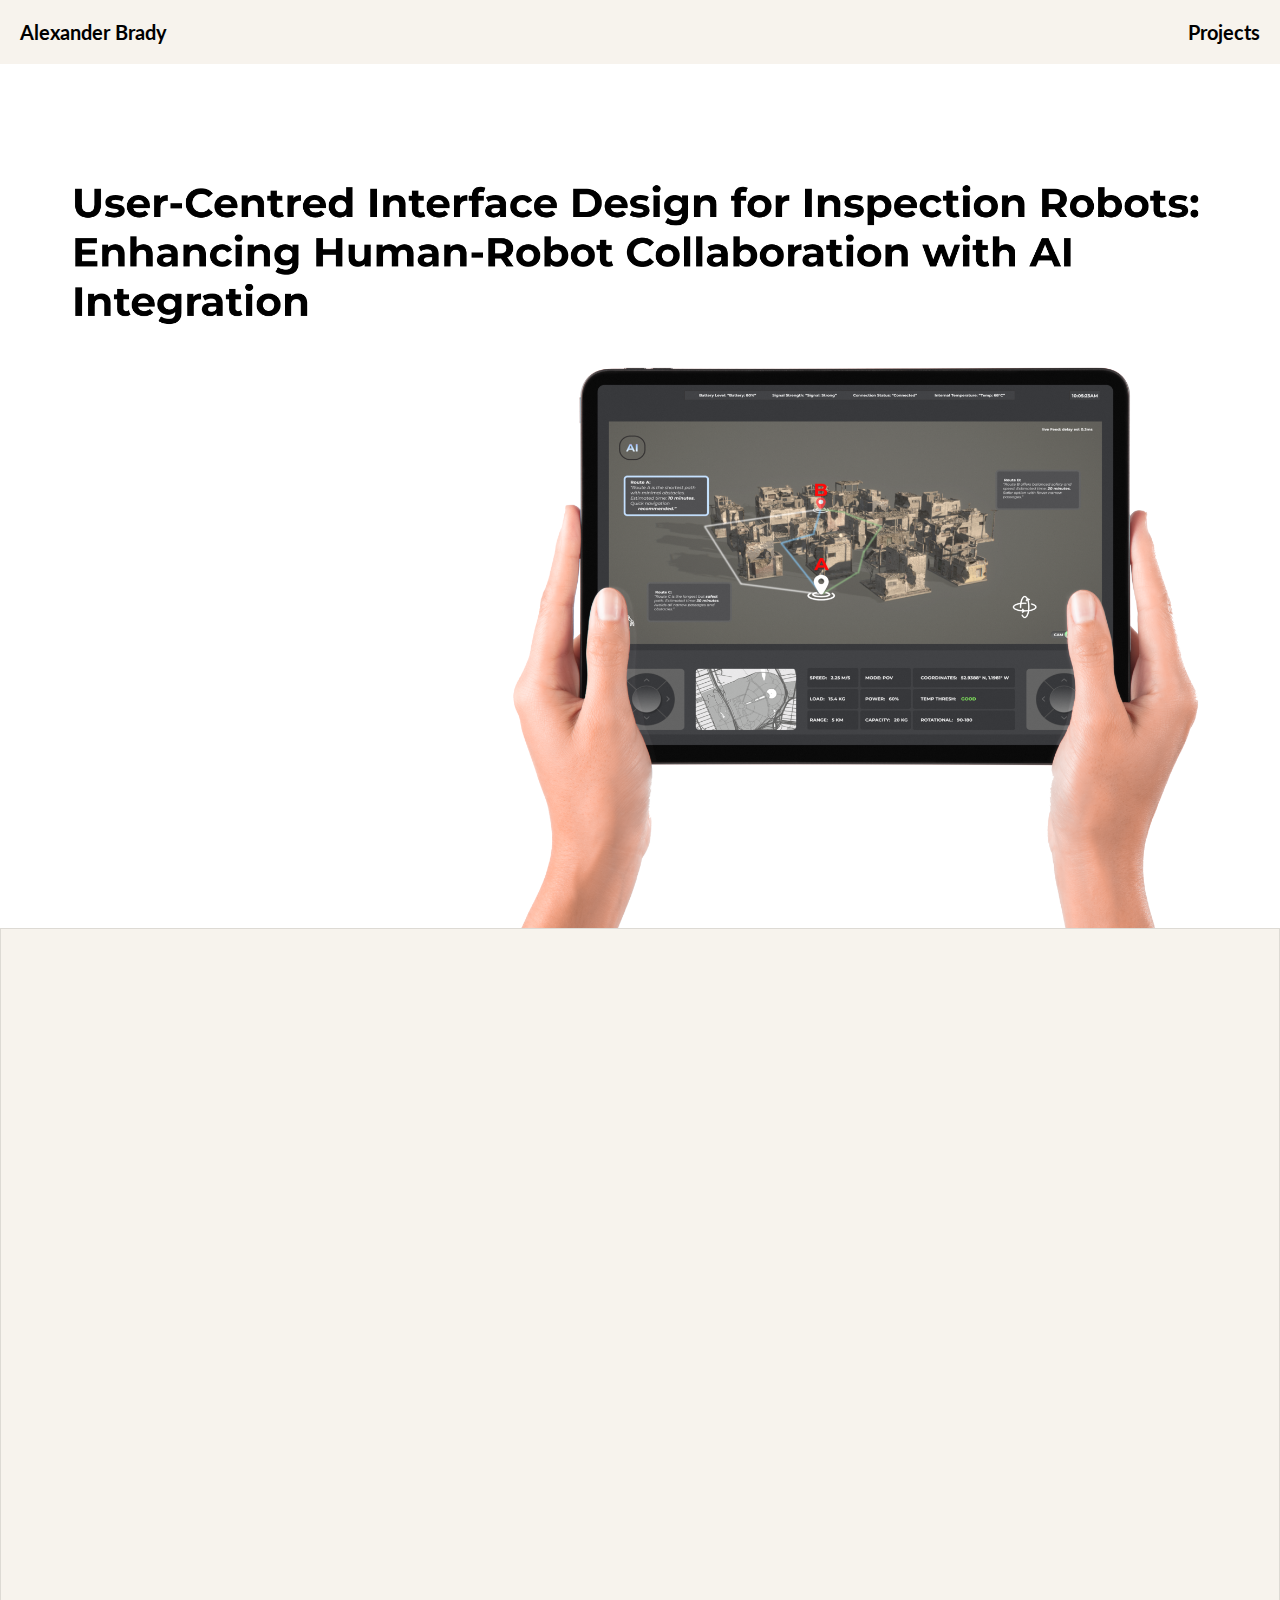
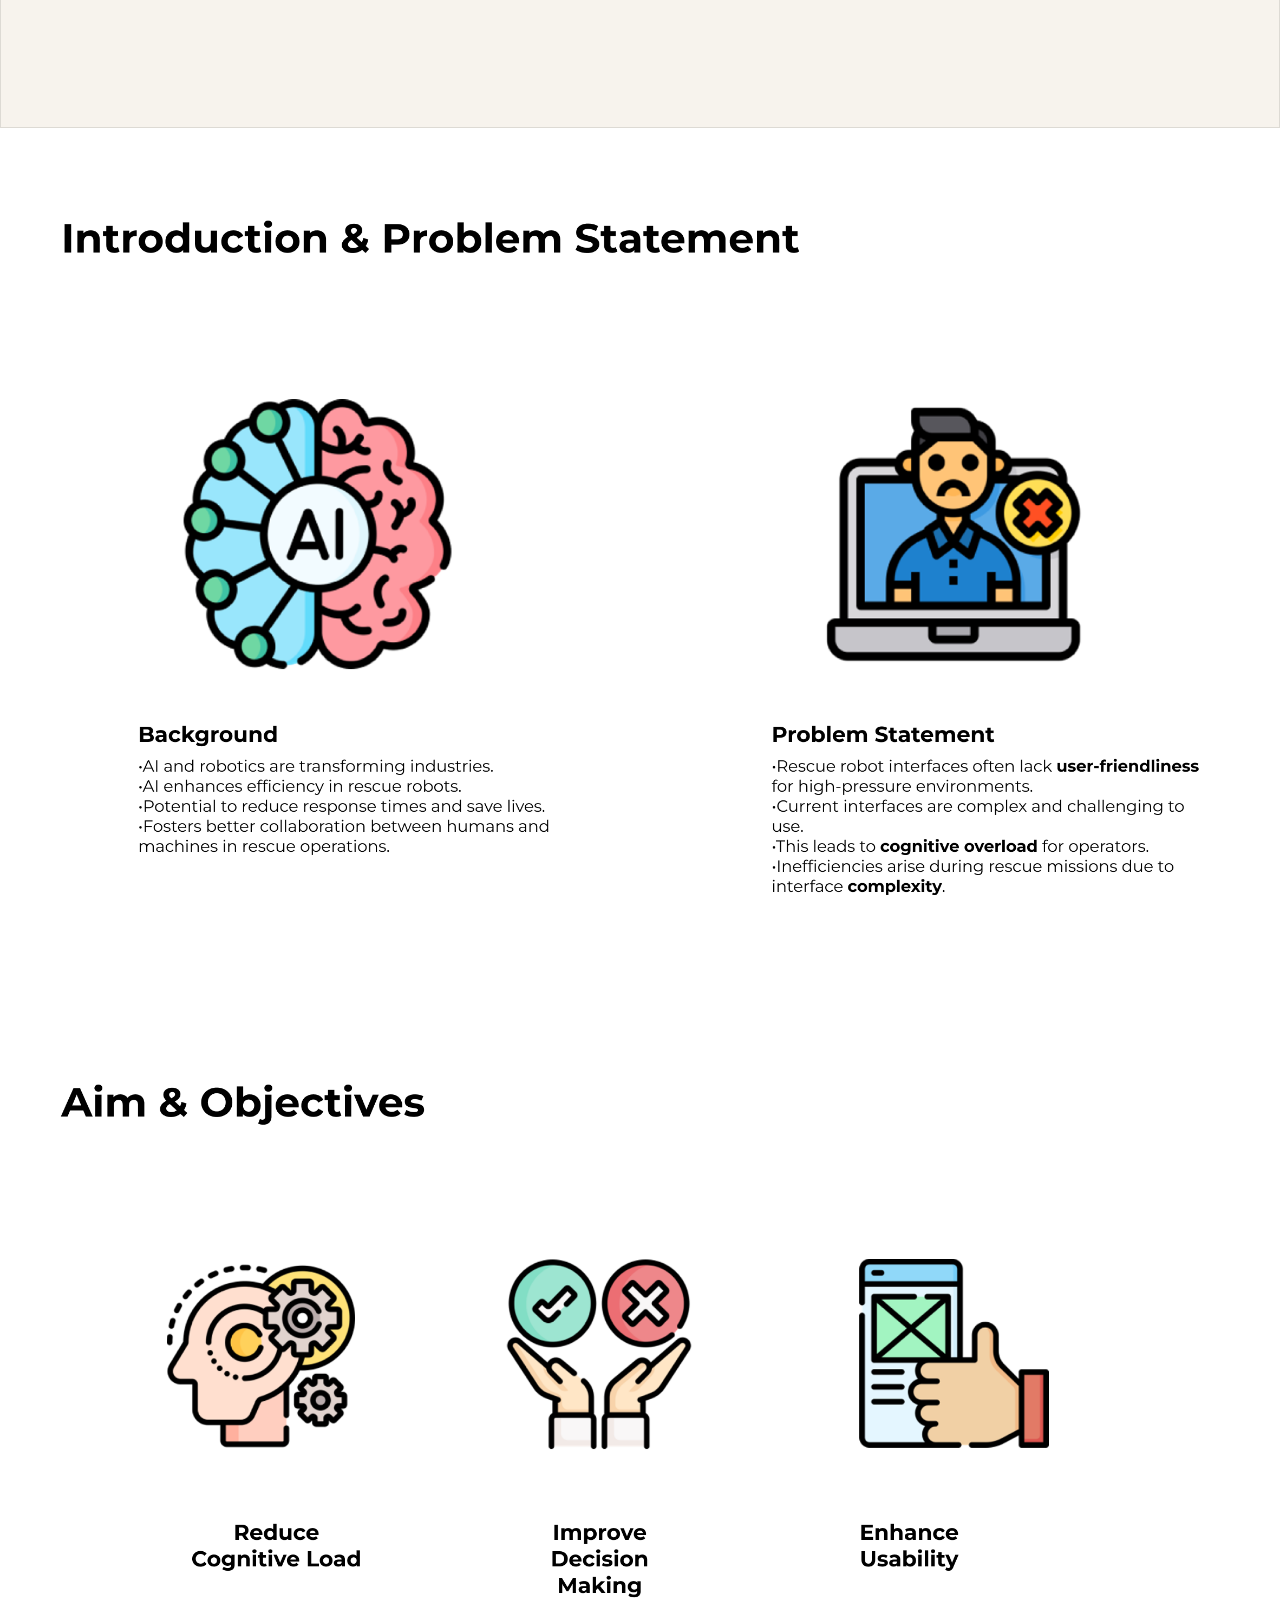
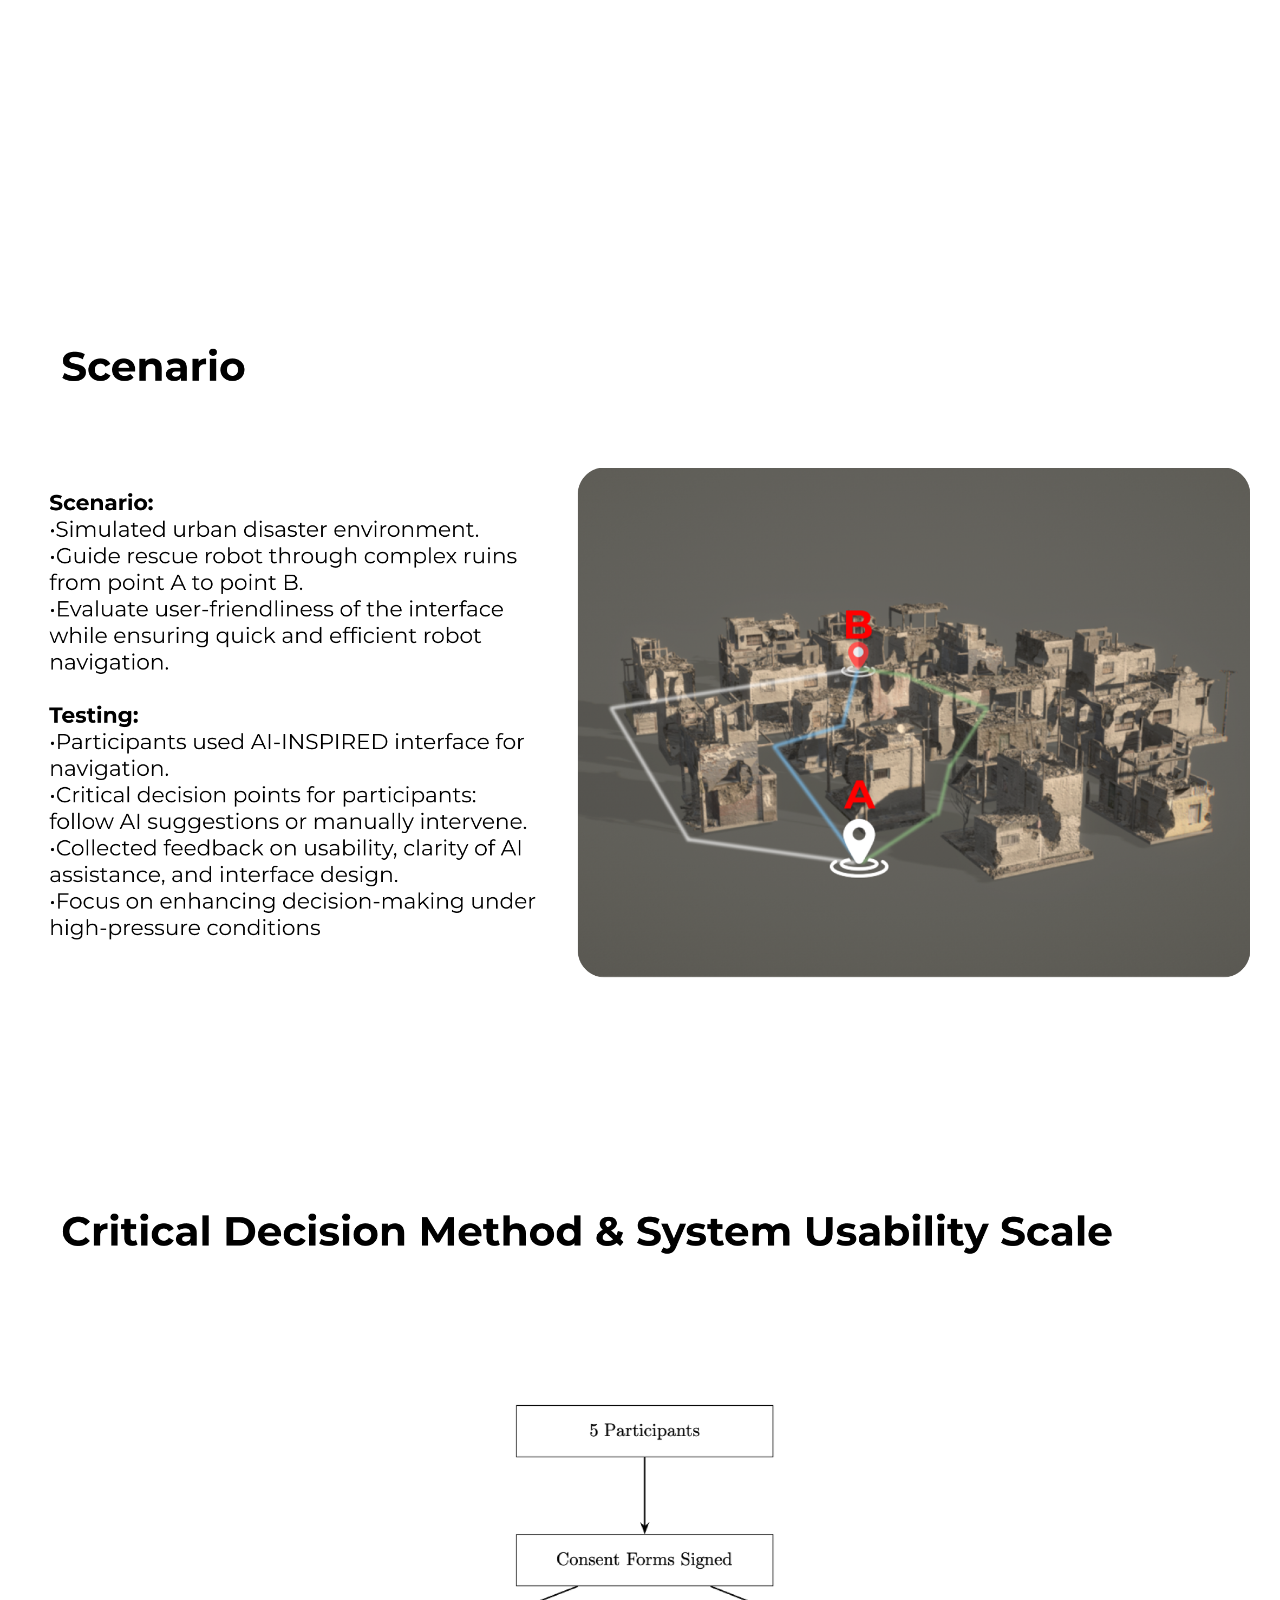
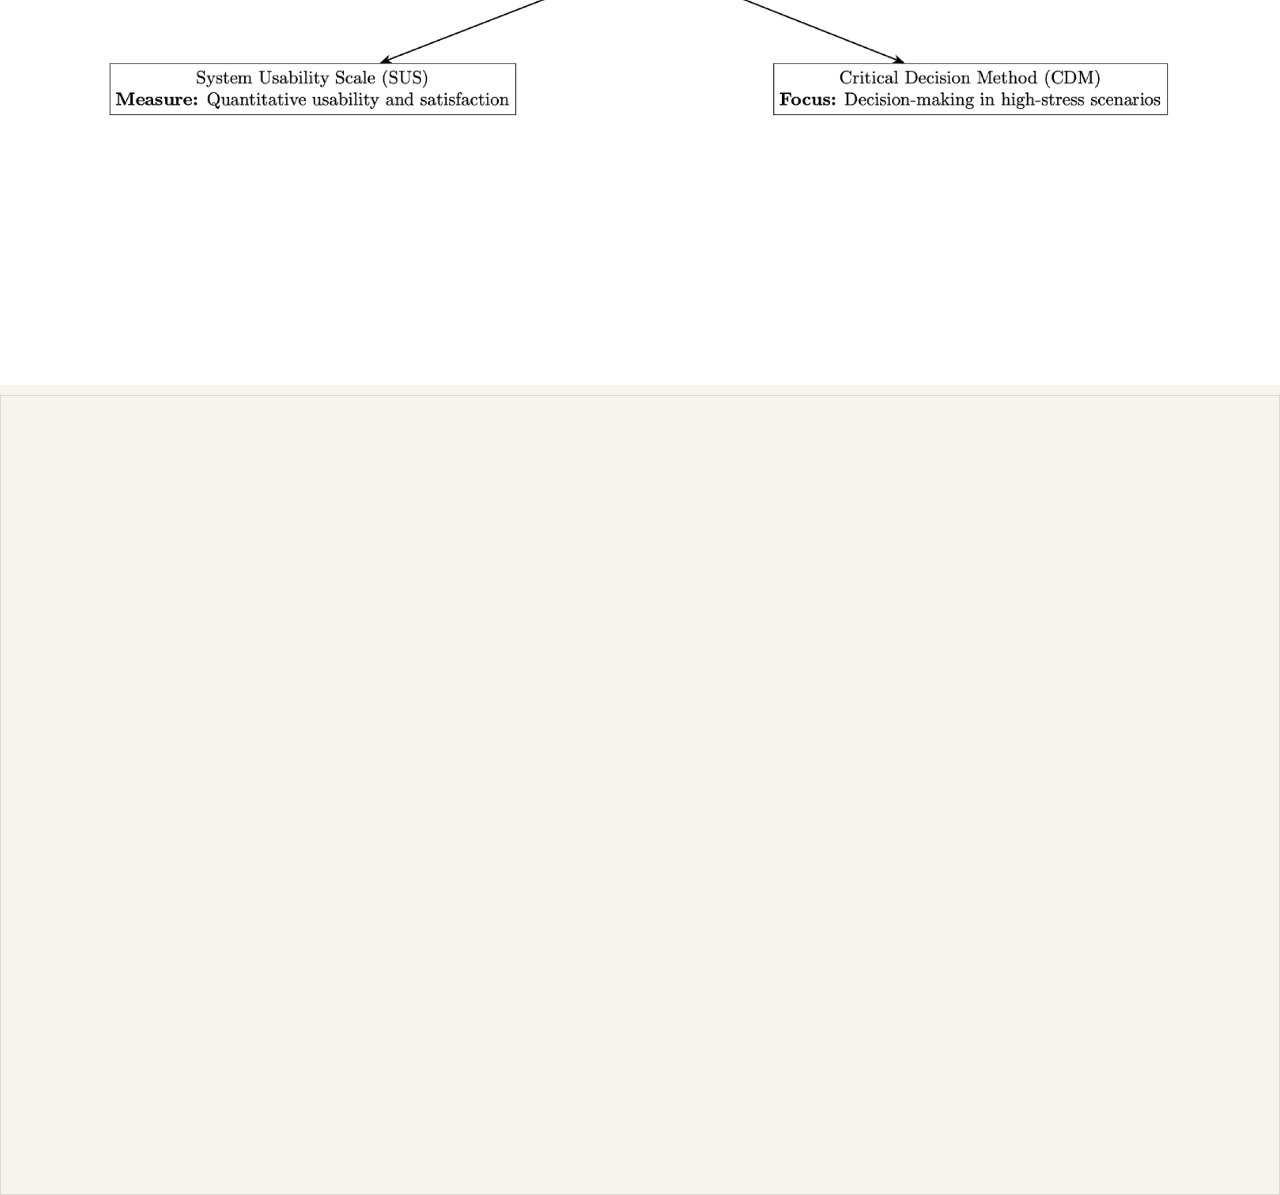
<file: rescue.html>
<html lang="en">
  <head>
    <!-- Google tag (gtag.js) -->
    <script
      async
      src="https://www.googletagmanager.com/gtag/js?id=G-9SJ7F3B4WH"
    ></script>
    <script>
      window.dataLayer = window.dataLayer || [];
      function gtag() {
        dataLayer.push(arguments);
      }
      gtag("js", new Date());

      gtag("config", "G-9SJ7F3B4WH");
    </script>
    <!-- Meta tags for character set and viewport -->
    <meta charset="UTF-8" />
    <meta name="viewport" content="width=device-width, initial-scale=1.0" />
    <meta
      name="description"
      content="Portfolio website for Alexander Brady showcasing projects and journey."
    />

    <!-- Title of the document -->
    <title>Alexander Brady Portfolio - Maples</title>

    <!-- Linking Google Fonts -->
    <link
      href="https://fonts.googleapis.com/css?family=Lato&display=swap"
      rel="stylesheet"
    />
    <link
      href="https://fonts.googleapis.com/css?family=Roboto&display=swap"
      rel="stylesheet"
    />
    <link
      href="https://fonts.googleapis.com/css?family=Roboto+Flex&display=swap"
      rel="stylesheet"
    />
    <link
      href="https://fonts.googleapis.com/css?family=Roboto+Condensed&display=swap"
      rel="stylesheet"
    />
    <link
      href="https://fonts.googleapis.com/css2?family=Oswald:wght@400&display=swap"
      rel="stylesheet"
    />

    <!-- Linking CSS file -->
    <link href="./css/main.css" rel="stylesheet" />
  </head>
  <body>
    <!-- Google Tag Manager (noscript) -->
    <noscript
      ><iframe
        src="https://www.googletagmanager.com/ns.html?id=GTM-WK5CBLXX"
        height="0"
        width="0"
        style="display: none; visibility: hidden"
      ></iframe
    ></noscript>
    <!-- End Google Tag Manager (noscript) -->
    <nav>
      <a href="./index.html" class="alex-button">
        <h3>Alexander Brady</h3>
      </a>
      <a href="./project.html" class="project-button">
        <h3>Projects</h3>
      </a>
    </nav>
    <main></main>
    <img src="./images/rescue1.png" class="img1" />
    <div class="iframe-container">
      <iframe
        style="border: 1px solid rgba(0, 0, 0, 0.1)"
        width="800"
        height="450"
        src="https://embed.figma.com/proto/XNARN3iAAeqcH2LnVsfSIi/MAIN?page-id=740%3A59&node-id=742-1591&node-type=canvas&viewport=1792%2C152%2C0.12&scaling=scale-down&content-scaling=fixed&starting-point-node-id=742%3A1591&embed-host=share"
        allowfullscreen
      ></iframe>
    </div>
    <img src="./images/rescue2.png" class="img1" />
    <img src="./images/rescue3.png" class="img1" />
    <img src="./images/rescue4.png" class="img1" />
    <img src="./images/rescue5.png" class="img1" />

    <div class="iframe-container" style="padding-top: 10px">
      <iframe
        src="https://drive.google.com/file/d/1GAO_VN3dJmcYw8M28WnoDM_IhERGicT7/preview"
        width="800"
        height="600"
        style="border: 1px solid rgba(0, 0, 0, 0.1)"
      ></iframe>
    </div>

    <!-- JavaScript for Back to Top Button -->
    <button id="backToTop" onclick="scrollToTop()">Back to Top</button>
    <script>
      // When the user scrolls down 20px from the top of the document, show the button
      window.onscroll = function () {
        scrollFunction();
      };

      function scrollFunction() {
        const backToTopButton = document.getElementById("backToTop");
        if (
          document.body.scrollTop > 50 ||
          document.documentElement.scrollTop > 50
        ) {
          backToTopButton.style.display = "block";
        } else {
          backToTopButton.style.display = "none";
        }
      }

      // When the user clicks on the button, scroll to the top of the document
      function scrollToTop() {
        document.body.scrollTop = 0; // For Safari
        document.documentElement.scrollTop = 0; // For Chrome, Firefox, IE, and Opera
      }
    </script>
  </body>
</html>
</file>
<file: css/main.css>
/* Apply box-sizing to all elements to include padding and border in element's total width and height */
* {
  box-sizing: border-box;
}

/* Set default font size for the body */
body {
  background: rgb(247, 243, 237);
  margin: 0;
  overflow-x: hidden;
  width: 100vw;
  position: relative;
}

main {
  padding-inline: 16px;
  display: flex;
  flex-direction: column;
  position: relative;
  overflow-x: hidden;
  overflow-y: hidden;
}

h1 {
  font-family: Oswald;
  font-weight: 400;
  font-size: 150px;
}

h2 {
  margin: 0;
}

h3 {
  font-family: Lato;
  font-weight: Regular;
  font-size: 20px;
}

h4 {
  font-family: Oswald;
  font-weight: 400;
  font-size: 50px;
  padding-left: 50px;
}

span {
  font-family: Roboto;
  font-weight: 100;
  font-size: 15px;
  color: rgb(111, 122, 124);
}

a {
  text-decoration: none;
  color: rgb(0, 0, 0);
}

nav {
  height: max-content;
  display: flex;
  width: 100vw;
  z-index: 999;
  display: flex;
  justify-content: space-between;
  align-items: center;
  padding: 0 20px;
  position: sticky;
  top: 0;
  background: rgb(247, 243, 237);
}

@media (max-width: 600px) {
  h1 {
    font-size: 100px;
  }
  h2 {
    font-size: 50px;
  }
  h3 {
    font-size: 16px;
  }
  h4 {
    font-size: 30px;
  }
  span {
    font-size: 12px;
  }
}

/* Main container styling */
.main-container {
  width: 100%;
  height: 1736px;
  background: rgb(246, 237, 225);
  opacity: 1;
  position: absolute;
  top: 0;
  left: 0;
  overflow: hidden;
}

/* Styling for the first name header */
/* About me section title styling */
h2 {
  color: rgb(0, 0, 0);
  font-family: Roboto Flex;
  font-weight: Regular;
  font-size: 100px;
  text-align: left;
}

/* About me description styling */
p {
  color: rgb(0, 0, 0);
  font-family: Lato;
  font-weight: Regular;
  font-size: 20px;
}

/* Background image styling for elements */
img {
  width: 40vw;
  height: auto;
}

.img1 {
  width: 100vw;
  height: auto;
  align-items: center;
}

.card {
  min-width: 300px;
  min-height: 300px;
  background: #e6dccf;
  padding: 20px;
  top: 788px;
  border-radius: 20px;
  overflow: hidden;
  display: flex;
  justify-content: center;
  align-items: center;
  cursor: pointer;
  gap: 1rem;
  /*border: 2px solid #333; /* Add this line for the stroke */
}

.card:hover {
  background: #c2c8c9;
  box-shadow: 0 0 10px rgba(0, 0, 0, 0.1);
  transition: all 0.4s ease;
  transform: translateY(-10px) scale(1.02);
  border-color: #555; /* Optional: change border color on hover */
}

.card:hover > h2 {
  color: #ffffff;
}

.card:hover > div > h2 {
  color: #ffffff;
}

/* Project tag styling */
.card-item {
  width: 170px;
  color: rgb(0, 0, 0);
  top: 850px;
  font-family: Roboto Condensed;
  font-weight: Bold;
  font-size: 150px;
  opacity: 1;
  text-align: left;
}

/* Specific positions for project tags */
.card-container {
  display: flex;
  gap: 1rem;
}

.about-me-description-container {
  display: flex;
  gap: 1rem;
  max-width: 60vw;
}

.appear-on-hover-text {
  opacity: 0;
  transition: all 0.4s ease;
  position: absolute;
  display: none;
}

.card:hover > div > .appear-on-hover-text {
  opacity: 1;
  display: block;
}

/* New project button styles */
.project-button {
  right: 20px; /* 20px from the right */
  text-align: center;
  text-decoration: none;
  color: #000; /* Initial text color */
  font-family: Lato, sans-serif;
  font-weight: Regular;
  font-size: 16px; /* Font size */
  cursor: pointer;
  transition: color 0.4s ease; /* Transition for smooth color change */
}

.project-button:hover {
  color: #c2c8c9; /* Change text color to white on hover */
}

.alex-button {
  left: 20px; /* 20px from the right */
  text-align: center;
  text-decoration: none;
  color: #000; /* Initial text color */
  font-family: Lato, sans-serif;
  font-weight: regular;
  font-size: 16px; /* Font size */
  cursor: pointer;
  transition: color 0.4s ease; /* Transition for smooth color change */
}
.alex-button:hover {
  color: #c2c8c9; /* Change text color to white on hover */
}
#container {
  position: relative;
  width: 22.813rem;
  height: 22.813rem;
  display: flex;
  flex-direction: column;
  align-items: center;
  justify-content: center;
  transform-origin: left;
  z-index: -99;
  margin-top: -20px; /* Adjust this value to move the circles up */
}

@media (max-width: 600px) {
  #container {
    scale: 0.5;
  }
  .project-tag-container {
    flex-direction: column;
  }

  #filler {
    display: none;
  }
  .about-me-title {
    grid-column: span 2;
  }
  .about-me-description {
    display: flex;
    grid-column: span 2;
    max-width: none;
  }
}

.circles {
  display: flex;
  flex-wrap: wrap;
}
.circles .circle {
  position: relative;
  width: 1.563rem;
  height: 1.563rem;
  margin: -0.125rem;
  border-radius: 50%;
}

.circles:nth-child(1) .circle:nth-child(2n) {
  opacity: 0;
  background: #f6e9d8;
  animation: circleSize 4s cubic-bezier(0.445, 0.05, 0.55, 0.95) infinite;
  animation-delay: 0.2s;
}

.circles:nth-child(2) .circle:nth-child(2n) {
  opacity: 0;
  background: #d1b1a1;
  animation: circleSize 4s cubic-bezier(0.445, 0.05, 0.55, 0.95) infinite;
  animation-delay: 0.1s;
}

.circles:nth-child(3) .circle:nth-child(2n) {
  opacity: 0;
  background: #a67b5b;
  animation: circleSize 4s cubic-bezier(0.445, 0.05, 0.55, 0.95) infinite;
  animation-delay: 0s;
}

.circles:nth-child(4) .circle:nth-child(2n) {
  opacity: 0;
  background: #764c24;
  animation: circleSize 4s cubic-bezier(0.445, 0.05, 0.55, 0.95) infinite;
  animation-delay: -0.1s;
}

.circles:nth-child(5) .circle:nth-child(2n) {
  opacity: 0;
  background: #f7d2a1;
  animation: circleSize 4s cubic-bezier(0.445, 0.05, 0.55, 0.95) infinite;
  animation-delay: -0.2s;
}

.circles:nth-child(6) .circle:nth-child(2n) {
  opacity: 0;
  background: #f4a261;
  animation: circleSize 4s cubic-bezier(0.445, 0.05, 0.55, 0.95) infinite;
  animation-delay: -0.3s;
}

.circles:nth-child(7) .circle:nth-child(2n) {
  opacity: 0;
  background: #e76f51;
  animation: circleSize 4s cubic-bezier(0.445, 0.05, 0.55, 0.95) infinite;
  animation-delay: -0.4s;
}

.circles:nth-child(8) .circle:nth-child(2n) {
  opacity: 0;
  background: #2a9d8f;
  animation: circleSize 4s cubic-bezier(0.445, 0.05, 0.55, 0.95) infinite;
  animation-delay: -0.5s;
}

.circles:nth-child(9) .circle:nth-child(2n) {
  opacity: 0;
  background: #264653;
  animation: circleSize 4s cubic-bezier(0.445, 0.05, 0.55, 0.95) infinite;
  animation-delay: -0.6s;
}

.circles:nth-child(10) .circle:nth-child(2n) {
  opacity: 0;
  background: #f6e9d8;
  animation: circleSize 4s cubic-bezier(0.445, 0.05, 0.55, 0.95) infinite;
  animation-delay: -0.7s;
}

.circles:nth-child(11) .circle:nth-child(2n) {
  opacity: 0;
  background: #d1b1a1;
  animation: circleSize 4s cubic-bezier(0.445, 0.05, 0.55, 0.95) infinite;
  animation-delay: -0.8s;
}

.circles:nth-child(12) .circle:nth-child(2n) {
  opacity: 0;
  background: #a67b5b;
  animation: circleSize 4s cubic-bezier(0.445, 0.05, 0.55, 0.95) infinite;
  animation-delay: -0.9s;
}

.circles:nth-child(13) .circle:nth-child(2n) {
  opacity: 0;
  background: #764c24;
  animation: circleSize 4s cubic-bezier(0.445, 0.05, 0.55, 0.95) infinite;
  animation-delay: -1s;
}

.circles:nth-child(14) .circle:nth-child(2n) {
  opacity: 0;
  background: #f7d2a1;
  animation: circleSize 4s cubic-bezier(0.445, 0.05, 0.55, 0.95) infinite;
  animation-delay: -1.1s;
}

.circles:nth-child(15) .circle:nth-child(2n) {
  opacity: 0;
  background: #f4a261;
  animation: circleSize 4s cubic-bezier(0.445, 0.05, 0.55, 0.95) infinite;
  animation-delay: -1.2s;
}

.circles:nth-child(16) .circle:nth-child(2n) {
  opacity: 0;
  background: #e76f51;
  animation: circleSize 4s cubic-bezier(0.445, 0.05, 0.55, 0.95) infinite;
  animation-delay: -1.3s;
}

.circles:nth-child(1) .circle:not(:nth-child(2n)) {
  opacity: 1;
  background: #2a9d8f;
  animation: circleSizeTwo 4s cubic-bezier(0.445, 0.05, 0.55, 0.95) infinite;
  animation-delay: 0.2s;
}

.circles:nth-child(2) .circle:not(:nth-child(2n)) {
  opacity: 1;
  background: #264653;
  animation: circleSizeTwo 4s cubic-bezier(0.445, 0.05, 0.55, 0.95) infinite;
  animation-delay: 0.1s;
}

.circles:nth-child(3) .circle:not(:nth-child(2n)) {
  opacity: 1;
  background: #f6e9d8;
  animation: circleSizeTwo 4s cubic-bezier(0.445, 0.05, 0.55, 0.95) infinite;
  animation-delay: 0s;
}

.circles:nth-child(4) .circle:not(:nth-child(2n)) {
  opacity: 1;
  background: #d1b1a1;
  animation: circleSizeTwo 4s cubic-bezier(0.445, 0.05, 0.55, 0.95) infinite;
  animation-delay: -0.1s;
}

.circles:nth-child(5) .circle:not(:nth-child(2n)) {
  opacity: 1;
  background: #a67b5b;
  animation: circleSizeTwo 4s cubic-bezier(0.445, 0.05, 0.55, 0.95) infinite;
  animation-delay: -0.2s;
}

.circles:nth-child(6) .circle:not(:nth-child(2n)) {
  opacity: 1;
  background: #764c24;
  animation: circleSizeTwo 4s cubic-bezier(0.445, 0.05, 0.55, 0.95) infinite;
  animation-delay: -0.3s;
}

.circles:nth-child(7) .circle:not(:nth-child(2n)) {
  opacity: 1;
  background: #f7d2a1;
  animation: circleSizeTwo 4s cubic-bezier(0.445, 0.05, 0.55, 0.95) infinite;
  animation-delay: -0.4s;
}

.circles:nth-child(8) .circle:not(:nth-child(2n)) {
  opacity: 1;
  background: #f4a261;
  animation: circleSizeTwo 4s cubic-bezier(0.445, 0.05, 0.55, 0.95) infinite;
  animation-delay: -0.5s;
}

.circles:nth-child(9) .circle:not(:nth-child(2n)) {
  opacity: 1;
  background: #e76f51;
  animation: circleSizeTwo 4s cubic-bezier(0.445, 0.05, 0.55, 0.95) infinite;
  animation-delay: -0.6s;
}

.circles:nth-child(10) .circle:not(:nth-child(2n)) {
  opacity: 1;
  background: #2a9d8f;
  animation: circleSizeTwo 4s cubic-bezier(0.445, 0.05, 0.55, 0.95) infinite;
  animation-delay: -0.7s;
}

.circles:nth-child(11) .circle:not(:nth-child(2n)) {
  opacity: 1;
  background: #264653;
  animation: circleSizeTwo 4s cubic-bezier(0.445, 0.05, 0.55, 0.95) infinite;
  animation-delay: -0.8s;
}

.circles:nth-child(12) .circle:not(:nth-child(2n)) {
  opacity: 1;
  background: #f6e9d8;
  animation: circleSizeTwo 4s cubic-bezier(0.445, 0.05, 0.55, 0.95) infinite;
  animation-delay: -0.9s;
}

.circles:nth-child(13) .circle:not(:nth-child(2n)) {
  opacity: 1;
  background: #d1b1a1;
  animation: circleSizeTwo 4s cubic-bezier(0.445, 0.05, 0.55, 0.95) infinite;
  animation-delay: -1s;
}

.circles:nth-child(14) .circle:not(:nth-child(2n)) {
  opacity: 1;
  background: #a67b5b;
  animation: circleSizeTwo 4s cubic-bezier(0.445, 0.05, 0.55, 0.95) infinite;
  animation-delay: -1.1s;
}

.circles:nth-child(15) .circle:not(:nth-child(2n)) {
  opacity: 1;
  background: #764c24;
  animation: circleSizeTwo 4s cubic-bezier(0.445, 0.05, 0.55, 0.95) infinite;
  animation-delay: -1.2s;
}

.circles:nth-child(16) .circle:not(:nth-child(2n)) {
  opacity: 1;
  background: #f7d2a1;
  animation: circleSizeTwo 4s cubic-bezier(0.445, 0.05, 0.55, 0.95) infinite;
  animation-delay: -1.3s;
}

.circles:nth-child(17) .circle:not(:nth-child(2n)) {
  opacity: 1;
  background: #f4a261;
  animation: circleSizeTwo 4s cubic-bezier(0.445, 0.05, 0.55, 0.95) infinite;
  animation-delay: -1.4s;
}

@supports (display: grid) {
  #container {
    grid-area: main;
    align-self: center;
    justify-self: center;
  }
}
@keyframes circleSize {
  0%,
  100% {
    opacity: 0;
    transform: scale(0);
  }
  10%,
  90% {
    opacity: 1;
  }
  50% {
    opacity: 1;
    transform: scale(1);
  }
}
@keyframes circleSizeTwo {
  0%,
  100% {
    opacity: 1;
    transform: scale(1);
  }
  40%,
  60% {
    opacity: 1;
  }
  50% {
    opacity: 0;
    transform: scale(0);
  }
} /*# sourceMappingURL=main.css.map */

.projects-section {
  display: flex;
  flex-direction: column;
  gap: 50px;
  margin-block: 10vh;
  width: 100%;
  align-items: center;
}

.project-card {
  background: #f9f9f9;
  padding: 20px;
  display: flex;
  text-align: left;
  width: 100%;
  justify-content: center; /* Center items horizontally */
  align-items: center; /* Center items vertically */
  height: 500px; /* Set a fixed height */
  box-sizing: border-box; /* Include padding and border in the element's total width and height */
  transition: all 0.4s ease; /* Transition for hover effect */
  position: relative; /* Position relative for absolute positioning of content */
  border-radius: 20px;
}

/* Hover styles for each card */
.project-card.card-1:hover {
  background: #badeff;
}

.project-card.card-2:hover {
  background: #ffd6ba;
}

.project-card.card-3:hover {
  background: #ffbaba;
}

.project-card.card-4:hover {
  background: #c3efd5;
}

.project-card.card-5:hover {
  background: #7b888d;
}

.project-card h2 {
  font-family: "Oswald", sans-serif;
  font-size: 50px;
  margin: 10px 0;
  position: absolute; /* Position absolutely within the card */
  top: 20px; /* Align to top of card */
  left: 20px; /* Align to left of card */
}

.project-card img {
  max-width: 50%;
  border-radius: 8px;
  align-self: center; /* Center image within the card */
}

.pollen-gif {
  width: 30%; /* Or any specific size */
  max-width: 750px; /* Or any specific max size */
  height: auto; /* To maintain the aspect ratio */
  display: block;
  margin: 20px auto 100px 100px; /* Adjust margin to add padding and align to center-left */
}

.content-container {
  display: flex;
  align-items: center; /* Align items vertically */
  padding: 20px;
}

.text-content {
  margin-left: 20px; /* Space between image and text */
  max-width: 60%; /* Adjust as needed */
}

.content-container.alternate {
  flex-direction: row-reverse; /* Reverse the order for alternate layout */
}

.text-content h2 {
  font-family: "Oswald", sans-serif;
  font-size: 36px;
}

.text-content p {
  font-family: "Lato", sans-serif;
  font-size: 18px;
  line-height: 1.6;
}

.iframe-container {
  display: flex;
  justify-content: center;
  align-items: center;
  width: 100%;
}

iframe {
  width: 100%;
  height: 800px;
  border: 1px solid rgba(255, 255, 255, 0.1);
}
#backToTop {
  display: none; /* Hidden by default */
  position: fixed; /* Fixed position */
  bottom: 20px; /* 20px from the bottom */
  right: 20px; /* 20px from the right */
  z-index: 99; /* Make sure it does not overlap */
  border: none; /* Remove borders */
  outline: none; /* Remove outline */
  background-color: #938b8b; /* Set a background color */
  color: white; /* Text color */
  cursor: pointer; /* Add a mouse pointer on hover */
  padding: 10px; /* Some padding */
  border-radius: 10px; /* Rounded corners */
  font-family: "Lato", sans-serif; /* Match the portfolio font */
  font-size: 16px; /* Increase font size */
  transition: background-color 0.3s ease; /* Smooth transition for hover */
  opacity: 40%;
}

#backToTop:hover {
  background-color: #333; /* Darker background on hover */
}
</file>
